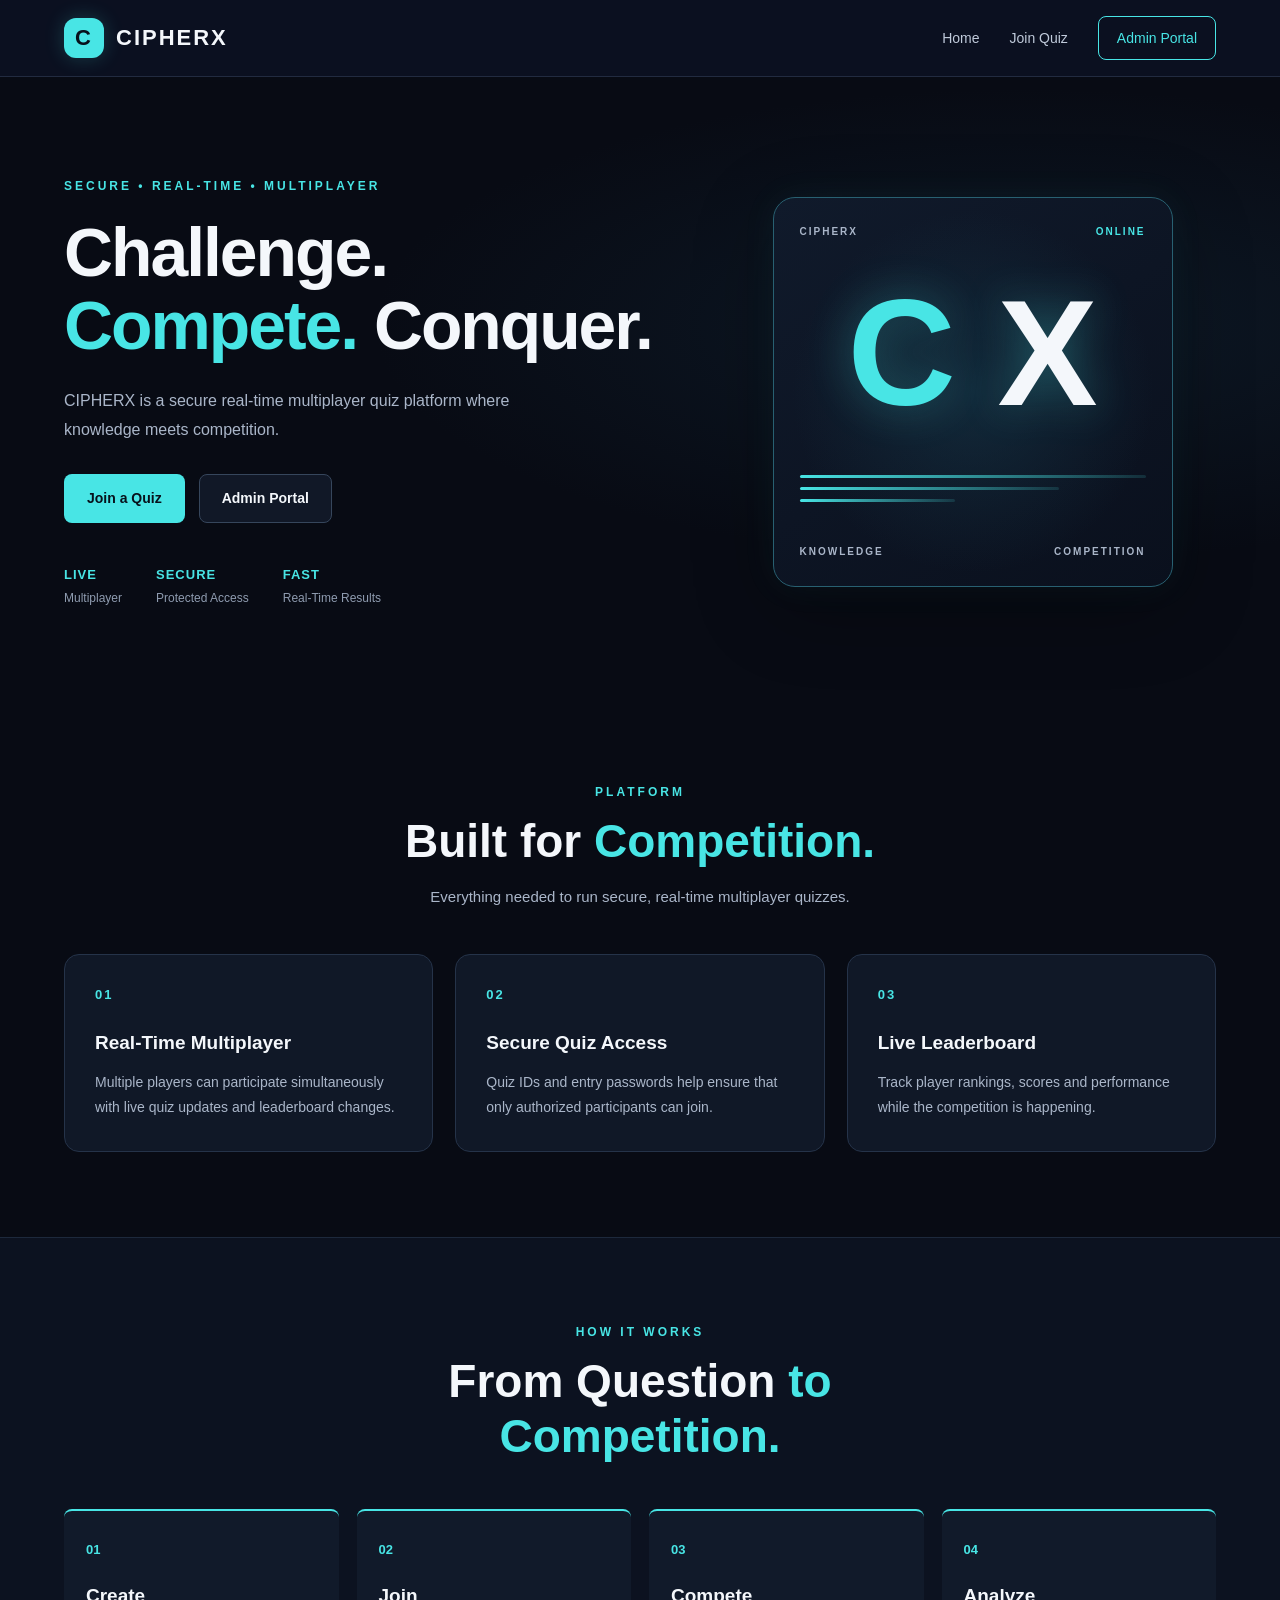
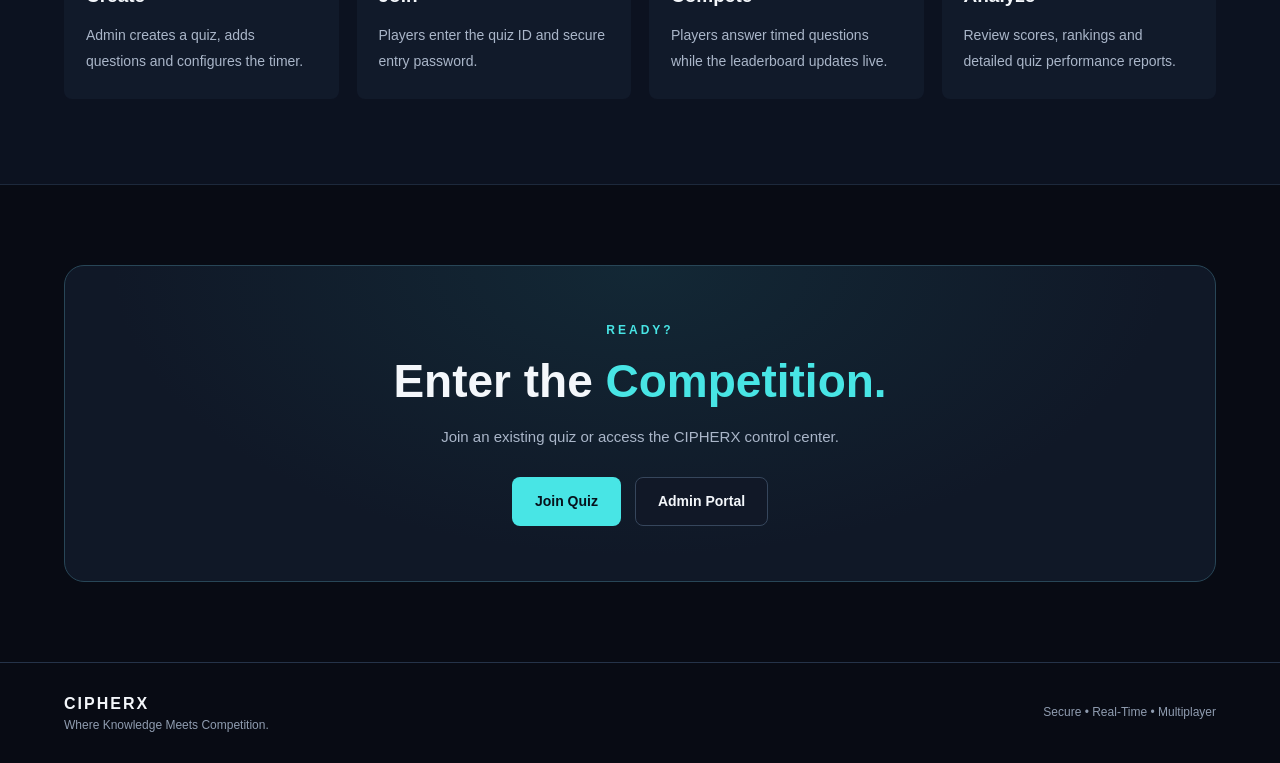
<file: frontend/index.html>
<!DOCTYPE html>
<html lang="en">

<head>
    <meta charset="UTF-8">
    <meta name="viewport" content="width=device-width, initial-scale=1.0">

    <title>CIPHERX | Where Knowledge Meets Competition</title>

    <link rel="stylesheet" href="css/main.css">
    <link rel="stylesheet" href="css/responsive.css">
</head>

<body>

    <!-- NAVBAR -->
    <header class="navbar">
        <div class="container navbar-inner">

            <a href="index.html" class="logo">
                <span class="logo-mark">C</span>
                <span class="logo-text">CIPHERX</span>
            </a>

            <nav class="nav-links">
                <a href="index.html">Home</a>
                <a href="player/join.html">Join Quiz</a>

                <!-- CORRECT ADMIN PATH -->
                <a href="admin/login.html" class="nav-admin">
                    Admin Portal
                </a>
            </nav>

        </div>
    </header>


    <!-- HERO -->
    <main>

        <section class="hero-section">
            <div class="container hero-grid">

                <div class="hero-content">

                    <p class="eyebrow">
                        SECURE • REAL-TIME • MULTIPLAYER
                    </p>

                    <h1>
                        Challenge.
                        <span>Compete.</span>
                        Conquer.
                    </h1>

                    <p class="hero-description">
                        CIPHERX is a secure real-time multiplayer
                        quiz platform where knowledge meets
                        competition.
                    </p>

                    <div class="hero-actions">

                        <a href="player/join.html"
                           class="btn primary">
                            Join a Quiz
                        </a>

                        <!-- CORRECT PATH -->
                        <a href="admin/login.html"
                           class="btn secondary">
                            Admin Portal
                        </a>

                    </div>

                    <div class="hero-meta">

                        <div>
                            <strong>LIVE</strong>
                            <span>Multiplayer</span>
                        </div>

                        <div>
                            <strong>SECURE</strong>
                            <span>Protected Access</span>
                        </div>

                        <div>
                            <strong>FAST</strong>
                            <span>Real-Time Results</span>
                        </div>

                    </div>

                </div>


                <!-- CIPHERX VISUAL -->
                <div class="hero-visual">

                    <div class="cyber-card">

                        <div class="cyber-card-top">
                            <span>CIPHERX</span>
                            <span>ONLINE</span>
                        </div>

                        <div class="cipher-symbol">
                            C
                            <span>X</span>
                        </div>

                        <div class="cyber-lines">
                            <span></span>
                            <span></span>
                            <span></span>
                        </div>

                        <div class="cyber-card-bottom">
                            <span>KNOWLEDGE</span>
                            <span>COMPETITION</span>
                        </div>

                    </div>

                </div>

            </div>
        </section>


        <!-- FEATURES -->
        <section class="section">

            <div class="container">

                <div class="section-heading">

                    <p class="eyebrow">
                        PLATFORM
                    </p>

                    <h2>
                        Built for
                        <span>Competition.</span>
                    </h2>

                    <p>
                        Everything needed to run secure,
                        real-time multiplayer quizzes.
                    </p>

                </div>


                <div class="feature-grid">

                    <article class="card">

                        <div class="card-number">
                            01
                        </div>

                        <h3>
                            Real-Time Multiplayer
                        </h3>

                        <p>
                            Multiple players can participate
                            simultaneously with live quiz
                            updates and leaderboard changes.
                        </p>

                    </article>


                    <article class="card">

                        <div class="card-number">
                            02
                        </div>

                        <h3>
                            Secure Quiz Access
                        </h3>

                        <p>
                            Quiz IDs and entry passwords help
                            ensure that only authorized
                            participants can join.
                        </p>

                    </article>


                    <article class="card">

                        <div class="card-number">
                            03
                        </div>

                        <h3>
                            Live Leaderboard
                        </h3>

                        <p>
                            Track player rankings, scores and
                            performance while the competition
                            is happening.
                        </p>

                    </article>

                </div>

            </div>

        </section>


        <!-- HOW IT WORKS -->
        <section class="section section-dark">

            <div class="container">

                <div class="section-heading">

                    <p class="eyebrow">
                        HOW IT WORKS
                    </p>

                    <h2>
                        From Question
                        <span>to Competition.</span>
                    </h2>

                </div>


                <div class="steps-grid">

                    <div class="step-card">

                        <span>01</span>

                        <h3>
                            Create
                        </h3>

                        <p>
                            Admin creates a quiz, adds questions
                            and configures the timer.
                        </p>

                    </div>


                    <div class="step-card">

                        <span>02</span>

                        <h3>
                            Join
                        </h3>

                        <p>
                            Players enter the quiz ID and secure
                            entry password.
                        </p>

                    </div>


                    <div class="step-card">

                        <span>03</span>

                        <h3>
                            Compete
                        </h3>

                        <p>
                            Players answer timed questions while
                            the leaderboard updates live.
                        </p>

                    </div>


                    <div class="step-card">

                        <span>04</span>

                        <h3>
                            Analyze
                        </h3>

                        <p>
                            Review scores, rankings and detailed
                            quiz performance reports.
                        </p>

                    </div>

                </div>

            </div>

        </section>


        <!-- CTA -->
        <section class="cta-section">

            <div class="container">

                <div class="cta-card">

                    <p class="eyebrow">
                        READY?
                    </p>

                    <h2>
                        Enter the
                        <span>Competition.</span>
                    </h2>

                    <p>
                        Join an existing quiz or access the
                        CIPHERX control center.
                    </p>

                    <div class="hero-actions">

                        <a href="player/join.html"
                           class="btn primary">
                            Join Quiz
                        </a>

                        <a href="admin/login.html"
                           class="btn secondary">
                            Admin Portal
                        </a>

                    </div>

                </div>

            </div>

        </section>

    </main>


    <!-- FOOTER -->
    <footer class="footer">

        <div class="container footer-inner">

            <div>
                <strong>CIPHERX</strong>
                <p>
                    Where Knowledge Meets Competition.
                </p>
            </div>

            <div>
                <span>
                    Secure • Real-Time • Multiplayer
                </span>
            </div>

        </div>

    </footer>

</body>

</html>
</file>
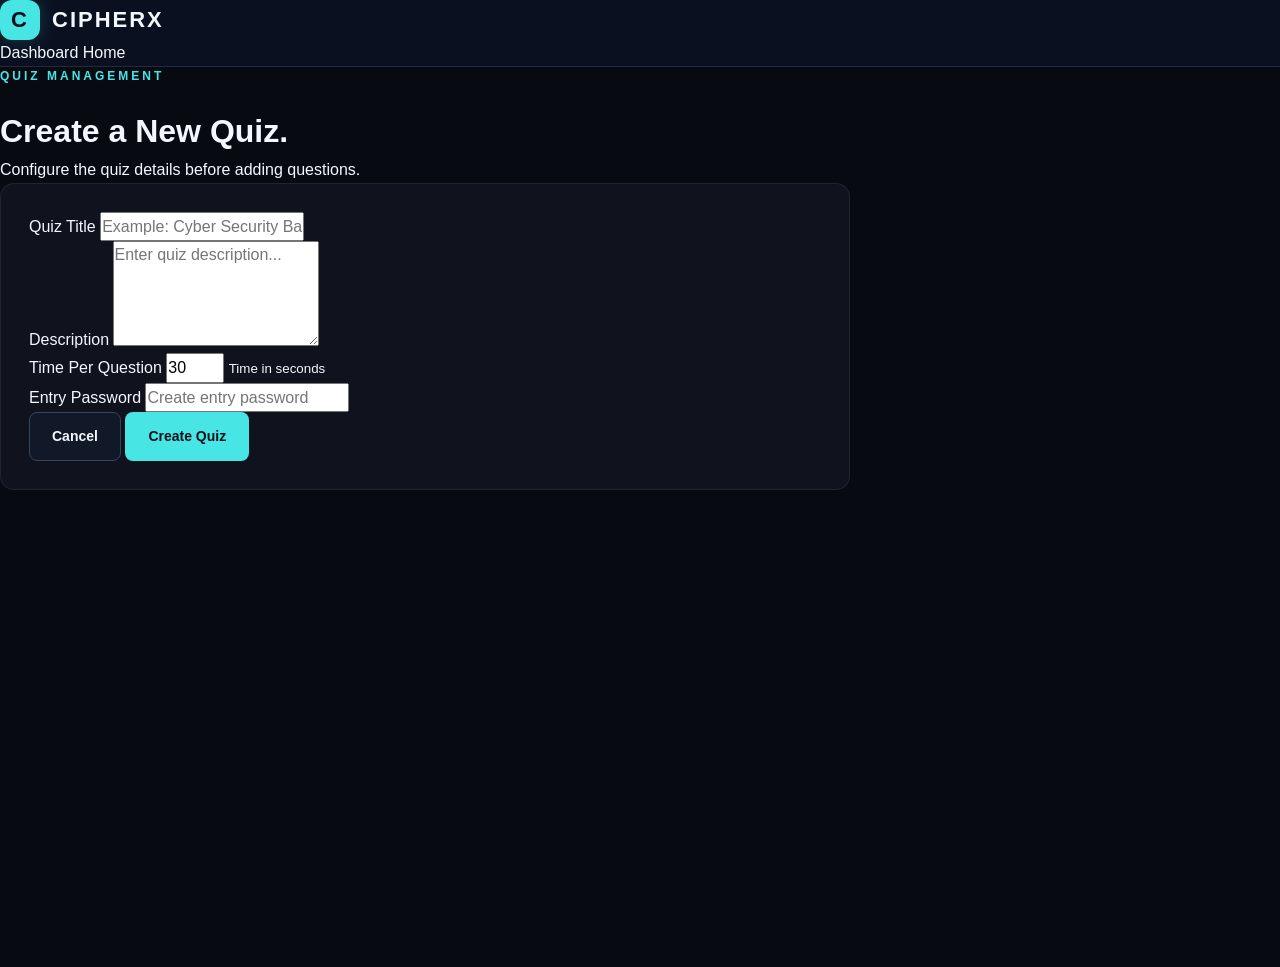
<file: frontend/admin/create-quiz.html>
<!DOCTYPE html>
<html lang="en">
<head>
    <meta charset="UTF-8">
    <meta name="viewport"
          content="width=device-width, initial-scale=1.0">

    <title>CIPHERX | Create Quiz</title>

    <link rel="stylesheet" href="../css/main.css">
    <link rel="stylesheet" href="../css/admin.css">
</head>

<body>

<header class="navbar">

    <div class="logo">
        <span class="logo-mark">C</span>
        <span>CIPHERX</span>
    </div>

    <nav>
        <a href="dashboard.html">Dashboard</a>
        <a href="../index.html">Home</a>
    </nav>

</header>

<main class="admin-page">

    <div class="form-page-header">

        <p class="eyebrow">QUIZ MANAGEMENT</p>

        <h1>
            Create a
            <span>New Quiz.</span>
        </h1>

        <p>
            Configure the quiz details before adding questions.
        </p>

    </div>

    <section class="admin-form-card">

        <form id="createQuizForm">

            <div class="form-group">

                <label for="quizTitle">
                    Quiz Title
                </label>

                <input
                    type="text"
                    id="quizTitle"
                    placeholder="Example: Cyber Security Basics"
                    required
                >

            </div>

            <div class="form-group">

                <label for="quizDescription">
                    Description
                </label>

                <textarea
                    id="quizDescription"
                    rows="4"
                    placeholder="Enter quiz description..."
                ></textarea>

            </div>

            <div class="form-grid">

                <div class="form-group">

                    <label for="timePerQuestion">
                        Time Per Question
                    </label>

                    <input
                        type="number"
                        id="timePerQuestion"
                        min="5"
                        max="300"
                        value="30"
                        required
                    >

                    <small>
                        Time in seconds
                    </small>

                </div>

                <div class="form-group">

                    <label for="entryPassword">
                        Entry Password
                    </label>

                    <input
                        type="password"
                        id="entryPassword"
                        placeholder="Create entry password"
                        required
                    >

                </div>

            </div>

            <div class="form-actions">

                <a href="dashboard.html"
                   class="btn secondary">
                    Cancel
                </a>

                <button
                    type="submit"
                    class="btn primary">
                    Create Quiz
                </button>

            </div>

            <p id="createQuizMessage"
               class="form-message">
            </p>

        </form>

    </section>

</main>

<script src="../js/admin.js"></script>

</body>
</html>
</file>
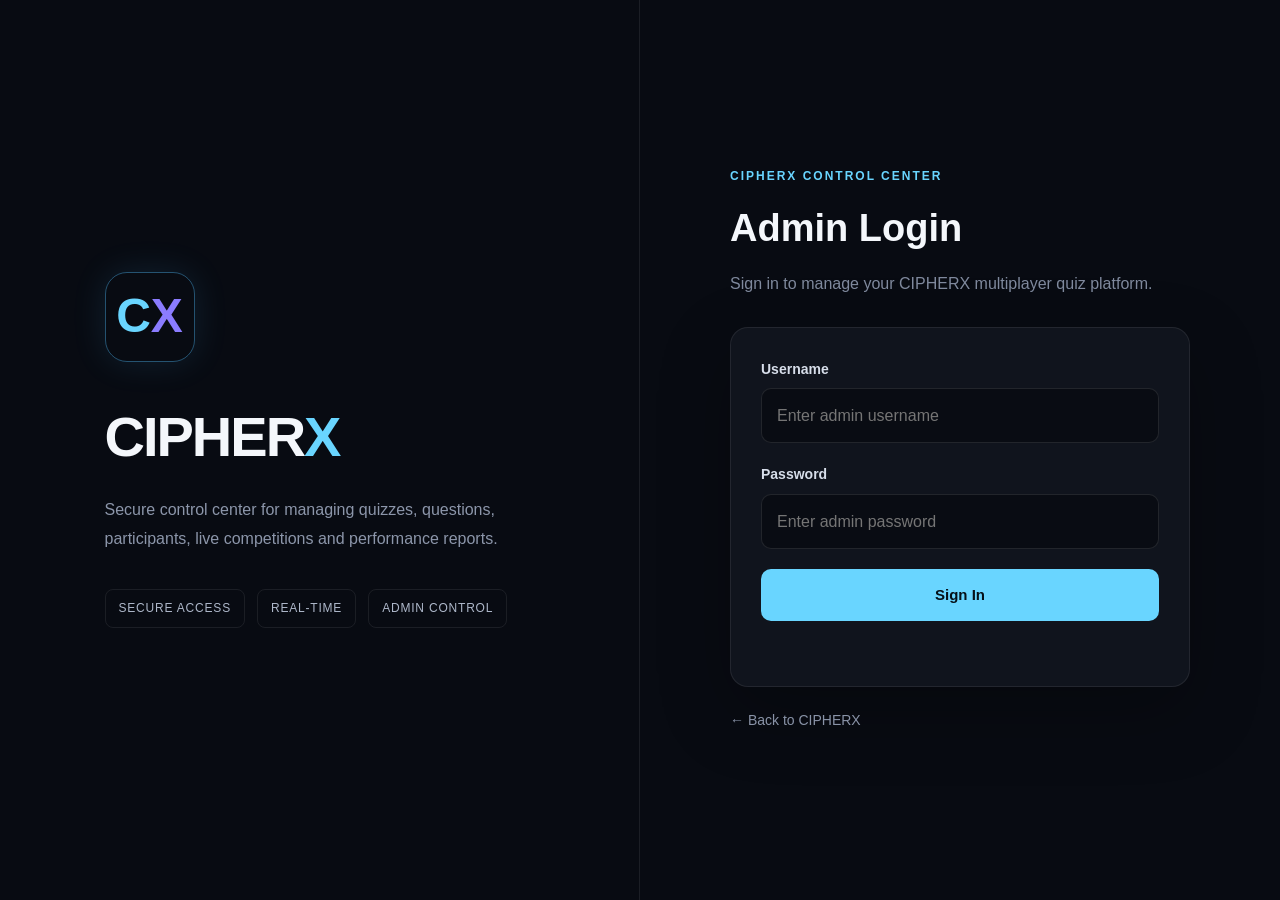
<file: frontend/admin/dashboard.html>
<!DOCTYPE html>
<html lang="en">
<head>
    <meta charset="UTF-8">
    <meta name="viewport" content="width=device-width, initial-scale=1.0">

    <title>CIPHERX | Admin Dashboard</title>

    <link rel="stylesheet" href="../css/main.css">
    <link rel="stylesheet" href="../css/admin.css">

    <style>
        .quiz-list {
            margin-top: 25px;
            display: grid;
            gap: 16px;
        }

        .quiz-card {
            background: #11151d;
            border: 1px solid #263241;
            border-radius: 14px;
            padding: 24px;
            display: flex;
            justify-content: space-between;
            align-items: center;
            gap: 20px;
        }

        .quiz-info h3 {
            margin: 0 0 10px;
            font-size: 22px;
        }

        .quiz-info p {
            margin: 6px 0;
            color: #9ba7b8;
        }

        .quiz-code {
            color: #63d9ff !important;
            font-weight: 700;
            letter-spacing: 1px;
        }

        .quiz-status {
            display: inline-block;
            margin-top: 10px;
            padding: 6px 12px;
            border-radius: 20px;
            font-size: 12px;
            font-weight: 700;
        }

        .status-active {
            background: rgba(34, 197, 94, 0.12);
            color: #72e6a5;
            border: 1px solid rgba(34, 197, 94, 0.35);
        }

        .status-inactive {
            background: rgba(148, 163, 184, 0.10);
            color: #aab4c3;
            border: 1px solid #303947;
        }

        .quiz-actions {
            display: flex;
            gap: 10px;
            flex-wrap: wrap;
        }

        .dashboard-message {
            padding: 20px;
            border: 1px dashed #303947;
            border-radius: 14px;
            color: #9ba7b8;
            margin-top: 20px;
        }

        .stats-grid {
            display: grid;
            grid-template-columns: repeat(4, 1fr);
            gap: 18px;
            margin: 35px 0 55px;
        }

        .stat-card {
            background: #11151d;
            border: 1px solid #263241;
            border-radius: 14px;
            padding: 24px;
        }

        .stat-label {
            color: #9ba7b8;
            font-size: 14px;
            margin-bottom: 10px;
        }

        .stat-value {
            font-size: 32px;
            font-weight: 800;
            color: #ffffff;
        }

        @media (max-width: 900px) {
            .stats-grid {
                grid-template-columns: repeat(2, 1fr);
            }

            .quiz-card {
                flex-direction: column;
                align-items: flex-start;
            }
        }

        @media (max-width: 600px) {
            .stats-grid {
                grid-template-columns: 1fr;
            }
        }
    </style>
</head>

<body>

<header class="navbar">
    <div class="container navbar-inner">

        <a href="../index.html" class="logo">
            <span class="logo-mark">C</span>
            <span class="logo-text">CIPHERX</span>
        </a>

        <nav class="nav-links">
            <a href="../index.html">Home</a>
            <a href="dashboard.html">Dashboard</a>

            <a href="#" onclick="logoutAdmin(); return false;">
                Logout
            </a>
        </nav>

    </div>
</header>


<main class="admin-page">

    <div class="form-page-header">

        <p class="eyebrow">
            ADMIN CONTROL CENTER
        </p>

        <h1>
            Manage the <span>Competition.</span>
        </h1>

        <p>
            Create quizzes, manage questions,
            start live sessions and monitor competition.
        </p>

        <div style="margin-top:25px;">
            <a href="create-quiz.html"
               class="btn primary">
                + Create Quiz
            </a>
        </div>

    </div>


    <!-- STATISTICS -->

    <section class="stats-grid">

        <div class="stat-card">
            <div class="stat-label">
                TOTAL QUIZZES
            </div>

            <div class="stat-value"
                 id="totalQuizzes">
                0
            </div>
        </div>


        <div class="stat-card">
            <div class="stat-label">
                ACTIVE QUIZZES
            </div>

            <div class="stat-value"
                 id="activeQuizzes">
                0
            </div>
        </div>


        <div class="stat-card">
            <div class="stat-label">
                TOTAL PARTICIPANTS
            </div>

            <div class="stat-value">
                0
            </div>
        </div>


        <div class="stat-card">
            <div class="stat-label">
                COMPLETED QUIZZES
            </div>

            <div class="stat-value">
                0
            </div>
        </div>

    </section>


    <!-- QUIZ MANAGEMENT -->

    <section>

        <div class="section-heading">

            <p class="eyebrow">
                QUIZ MANAGEMENT
            </p>

            <h2>
                Your <span>Quizzes.</span>
            </h2>

            <p>
                Manage your CIPHERX quiz sessions.
            </p>

        </div>


        <div id="quizLoading"
             class="dashboard-message">

            Loading quizzes...

        </div>


        <div id="quizList"
             class="quiz-list">
        </div>

    </section>

</main>


<script>

const API_BASE_URL = "http://localhost:8080";


function getToken() {

    return sessionStorage.getItem(
        "cipherxToken"
    );
}


function getHeaders() {

    const token = getToken();

    return {
        "Content-Type": "application/json",
        "Authorization": "Bearer " + token
    };
}


/* LOAD QUIZZES */

async function loadQuizzes() {

    const token = getToken();

    if (!token) {

        window.location.href =
            "login.html";

        return;
    }


    const loading =
        document.getElementById(
            "quizLoading"
        );

    const quizList =
        document.getElementById(
            "quizList"
        );


    try {

        const response =
            await fetch(
                API_BASE_URL +
                "/api/quizzes",
                {
                    method: "GET",
                    headers: getHeaders()
                }
            );


        if (response.status === 401) {

            sessionStorage.clear();

            window.location.href =
                "login.html";

            return;
        }


        if (!response.ok) {

            throw new Error(
                "Failed to load quizzes"
            );
        }


        const data =
            await response.json();


        /*
         * Spring may return:
         *
         * [
         *   {...},
         *   {...}
         * ]
         *
         * or a Page-like object.
         */

        const quizzes =
            Array.isArray(data)
                ? data
                : data.value || [];


        document.getElementById(
            "totalQuizzes"
        ).textContent =
            quizzes.length;


        const activeCount =
            quizzes.filter(
                quiz => quiz.active === true
            ).length;


        document.getElementById(
            "activeQuizzes"
        ).textContent =
            activeCount;


        loading.style.display =
            "none";


        quizList.innerHTML = "";


        if (quizzes.length === 0) {

            loading.style.display =
                "block";

            loading.textContent =
                "No quizzes found.";

            return;
        }


        quizzes.forEach(
            function (quiz) {

                const card =
                    document.createElement(
                        "div"
                    );

                card.className =
                    "quiz-card";


                const statusClass =
                    quiz.active
                        ? "status-active"
                        : "status-inactive";


                const statusText =
                    quiz.active
                        ? "ACTIVE"
                        : "INACTIVE";


                card.innerHTML = `

                    <div class="quiz-info">

                        <h3>
                            ${escapeHTML(
                                quiz.title
                            )}
                        </h3>

                        <p>
                            Quiz ID:
                            <strong>
                                ${quiz.quizId}
                            </strong>
                        </p>

                        <p class="quiz-code">
                            Quiz Code:
                            ${escapeHTML(
                                quiz.quizCode
                            )}
                        </p>

                        <p>
                            Time:
                            ${quiz.timePerQuestion}
                            seconds / question
                        </p>

                        <span class="quiz-status ${statusClass}">
                            ${statusText}
                        </span>

                    </div>


                    <div class="quiz-actions">

                        <button
                            class="btn secondary"
                            onclick="manageQuestions(${quiz.quizId})">

                            Questions

                        </button>


                        ${
                            quiz.active

                            ? `

                                <button
                                    class="btn secondary"
                                    onclick="stopQuiz(${quiz.quizId})">

                                    Stop Quiz

                                </button>

                              `

                            : `

                                <button
                                    class="btn primary"
                                    onclick="startQuiz(${quiz.quizId})">

                                    Start Quiz

                                </button>

                              `
                        }

                    </div>
                `;


                quizList.appendChild(
                    card
                );

            }
        );


    } catch (error) {

        console.error(
            "Dashboard error:",
            error
        );


        loading.style.display =
            "block";

        loading.textContent =
            "Unable to load quizzes. Check that CIPHERX backend is running.";

    }

}


/* START QUIZ */

async function startQuiz(
    quizId
) {

    try {

        const response =
            await fetch(
                API_BASE_URL +
                "/api/quizzes/" +
                quizId +
                "/start",
                {
                    method: "PATCH",
                    headers: getHeaders()
                }
            );


        if (response.status === 401) {

            sessionStorage.clear();

            window.location.href =
                "login.html";

            return;
        }


        if (!response.ok) {

            throw new Error(
                "Unable to start quiz"
            );
        }


        alert(
            "Quiz started successfully!"
        );


        loadQuizzes();


    } catch (error) {

        console.error(error);

        alert(
            "Failed to start quiz."
        );

    }

}


/* STOP QUIZ */

async function stopQuiz(
    quizId
) {

    try {

        const response =
            await fetch(
                API_BASE_URL +
                "/api/quizzes/" +
                quizId +
                "/stop",
                {
                    method: "PATCH",
                    headers: getHeaders()
                }
            );


        if (!response.ok) {

            throw new Error(
                "Unable to stop quiz"
            );
        }


        loadQuizzes();


    } catch (error) {

        console.error(error);

        alert(
            "Failed to stop quiz."
        );

    }

}


/* QUESTIONS */

function manageQuestions(
    quizId
) {

    window.location.href =
        "questions.html?quizId=" +
        quizId;

}


/* LOGOUT */

async function logoutAdmin() {

    const token =
        getToken();


    if (token) {

        try {

            await fetch(
                API_BASE_URL +
                "/api/auth/logout",
                {
                    method: "POST",
                    headers: {
                        "Authorization":
                            "Bearer " +
                            token
                    }
                }
            );

        } catch (error) {

            console.log(
                "Logout request failed"
            );

        }

    }


    sessionStorage.clear();

    window.location.href =
        "login.html";

}


/* HTML SAFETY */

function escapeHTML(
    value
) {

    return String(value ?? "")
        .replace(
            /&/g,
            "&amp;"
        )
        .replace(
            /</g,
            "&lt;"
        )
        .replace(
            />/g,
            "&gt;"
        )
        .replace(
            /"/g,
            "&quot;"
        )
        .replace(
            /'/g,
            "&#039;"
        );

}


/* LOAD ON PAGE OPEN */

loadQuizzes();

</script>

</body>
</html>
</file>
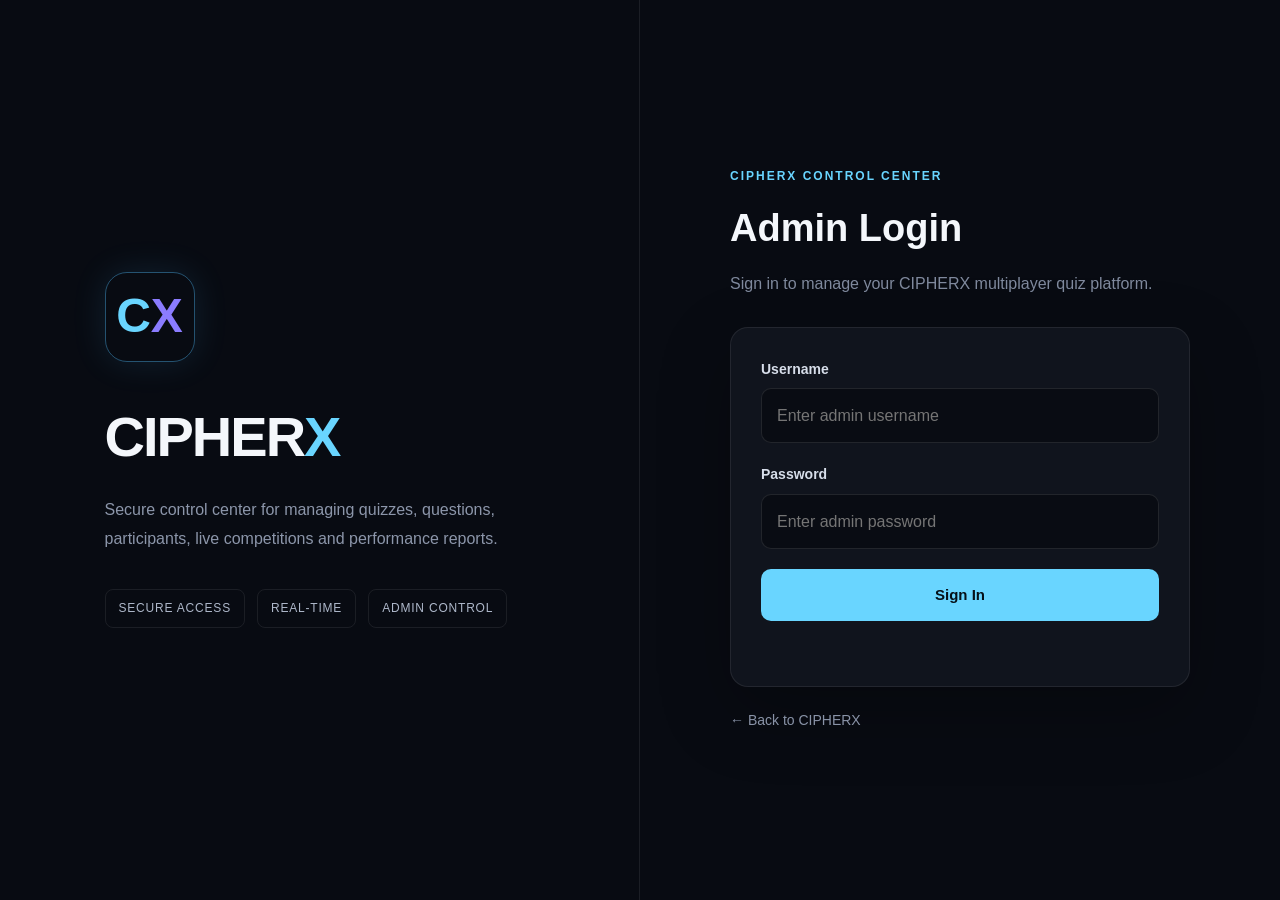
<file: frontend/admin/login.html>
<!DOCTYPE html>
<html lang="en">

<head>

    <meta charset="UTF-8">

    <meta name="viewport"
          content="width=device-width, initial-scale=1.0">

    <title>CIPHERX | Admin Login</title>

    <link rel="stylesheet"
          href="../css/main.css">

    <link rel="stylesheet"
          href="../css/admin.css">

    <style>

        .login-page {
            min-height: 100vh;
            display: grid;
            grid-template-columns: 1fr 1fr;
            background: #080b12;
        }

        .login-brand {
            display: flex;
            align-items: center;
            justify-content: center;
            padding: 60px;
            border-right: 1px solid rgba(255,255,255,0.08);
        }

        .login-brand-inner {
            max-width: 500px;
        }

        .login-symbol {
            width: 90px;
            height: 90px;
            border: 1px solid rgba(80,190,255,0.4);
            border-radius: 22px;
            display: flex;
            align-items: center;
            justify-content: center;
            font-size: 48px;
            font-weight: 800;
            color: #69d5ff;
            margin-bottom: 30px;
            box-shadow:
                0 0 35px rgba(80,190,255,0.12);
        }

        .login-brand h1 {
            font-size: 56px;
            margin: 0 0 15px;
            letter-spacing: -2px;
        }

        .login-brand h1 span {
            color: #69d5ff;
        }

        .login-brand p {
            color: #8c96aa;
            line-height: 1.8;
            max-width: 430px;
        }

        .login-status {
            display: flex;
            gap: 12px;
            margin-top: 35px;
            flex-wrap: wrap;
        }

        .login-status span {
            padding: 9px 13px;
            border: 1px solid rgba(255,255,255,0.08);
            border-radius: 8px;
            color: #aeb8ca;
            font-size: 12px;
            letter-spacing: 0.8px;
        }

        .login-panel {
            display: flex;
            align-items: center;
            justify-content: center;
            padding: 40px;
        }

        .login-box {
            width: 100%;
            max-width: 460px;
        }

        .login-eyebrow {
            color: #69d5ff;
            font-size: 12px;
            font-weight: 700;
            letter-spacing: 2px;
            margin-bottom: 12px;
        }

        .login-box h2 {
            margin: 0;
            font-size: 38px;
        }

        .login-subtitle {
            color: #7f899d;
            margin: 12px 0 30px;
            line-height: 1.6;
        }

        .login-card {
            background: #10141d;
            border: 1px solid rgba(255,255,255,0.08);
            border-radius: 18px;
            padding: 30px;
            box-shadow: 0 25px 70px rgba(0,0,0,0.25);
        }

        .login-card label {
            display: block;
            margin-bottom: 8px;
            color: #d7deea;
            font-size: 14px;
            font-weight: 600;
        }

        .login-card input {
            width: 100%;
            box-sizing: border-box;
            margin-bottom: 20px;
            padding: 14px 15px;
            background: #090c13;
            border: 1px solid rgba(255,255,255,0.1);
            border-radius: 10px;
            color: white;
            outline: none;
        }

        .login-card input:focus {
            border-color: #69d5ff;
            box-shadow: 0 0 0 3px rgba(105,213,255,0.08);
        }

        .login-button {
            width: 100%;
            border: none;
            cursor: pointer;
            padding: 14px;
            border-radius: 10px;
            background: #69d5ff;
            color: #061018;
            font-size: 15px;
            font-weight: 800;
            transition: 0.2s ease;
        }

        .login-button:hover {
            transform: translateY(-1px);
            box-shadow: 0 10px 30px rgba(105,213,255,0.18);
        }

        #loginMessage {
            min-height: 20px;
            margin: 15px 0 0;
            font-size: 13px;
            text-align: center;
        }

        .back-home {
            display: inline-block;
            margin-top: 22px;
            color: #8993a7;
            text-decoration: none;
            font-size: 14px;
        }

        .back-home:hover {
            color: #69d5ff;
        }

        @media (max-width: 850px) {

            .login-page {
                grid-template-columns: 1fr;
            }

            .login-brand {
                display: none;
            }

            .login-panel {
                min-height: 100vh;
                padding: 25px;
            }

        }

    </style>

</head>


<body>

    <div class="login-page">

        <!-- BRAND SIDE -->
        <section class="login-brand">

            <div class="login-brand-inner">

                <div class="login-symbol">
                    C<span style="color:#8b7cff;">X</span>
                </div>

                <h1>
                    CIPHER<span>X</span>
                </h1>

                <p>
                    Secure control center for managing
                    quizzes, questions, participants,
                    live competitions and performance
                    reports.
                </p>

                <div class="login-status">
                    <span>SECURE ACCESS</span>
                    <span>REAL-TIME</span>
                    <span>ADMIN CONTROL</span>
                </div>

            </div>

        </section>


        <!-- LOGIN SIDE -->
        <section class="login-panel">

            <div class="login-box">

                <div class="login-eyebrow">
                    CIPHERX CONTROL CENTER
                </div>

                <h2>
                    Admin Login
                </h2>

                <p class="login-subtitle">
                    Sign in to manage your CIPHERX
                    multiplayer quiz platform.
                </p>


                <div class="login-card">

                    <form id="adminLoginForm">

                        <label for="username">
                            Username
                        </label>

                        <input
                            type="text"
                            id="username"
                            name="username"
                            placeholder="Enter admin username"
                            autocomplete="username"
                            required
                        >


                        <label for="password">
                            Password
                        </label>

                        <input
                            type="password"
                            id="password"
                            name="password"
                            placeholder="Enter admin password"
                            autocomplete="current-password"
                            required
                        >


                        <button
                            type="submit"
                            class="login-button">
                            Sign In
                        </button>


                        <p id="loginMessage"></p>

                    </form>

                </div>


                <!-- IMPORTANT:
                     Since login.html is already inside /admin/,
                     going back to index requires ../index.html -->
                <a
                    href="../index.html"
                    class="back-home">
                    ← Back to CIPHERX
                </a>

            </div>

        </section>

    </div>


    <script src="../js/auth.js"></script>

</body>

</html>
</file>
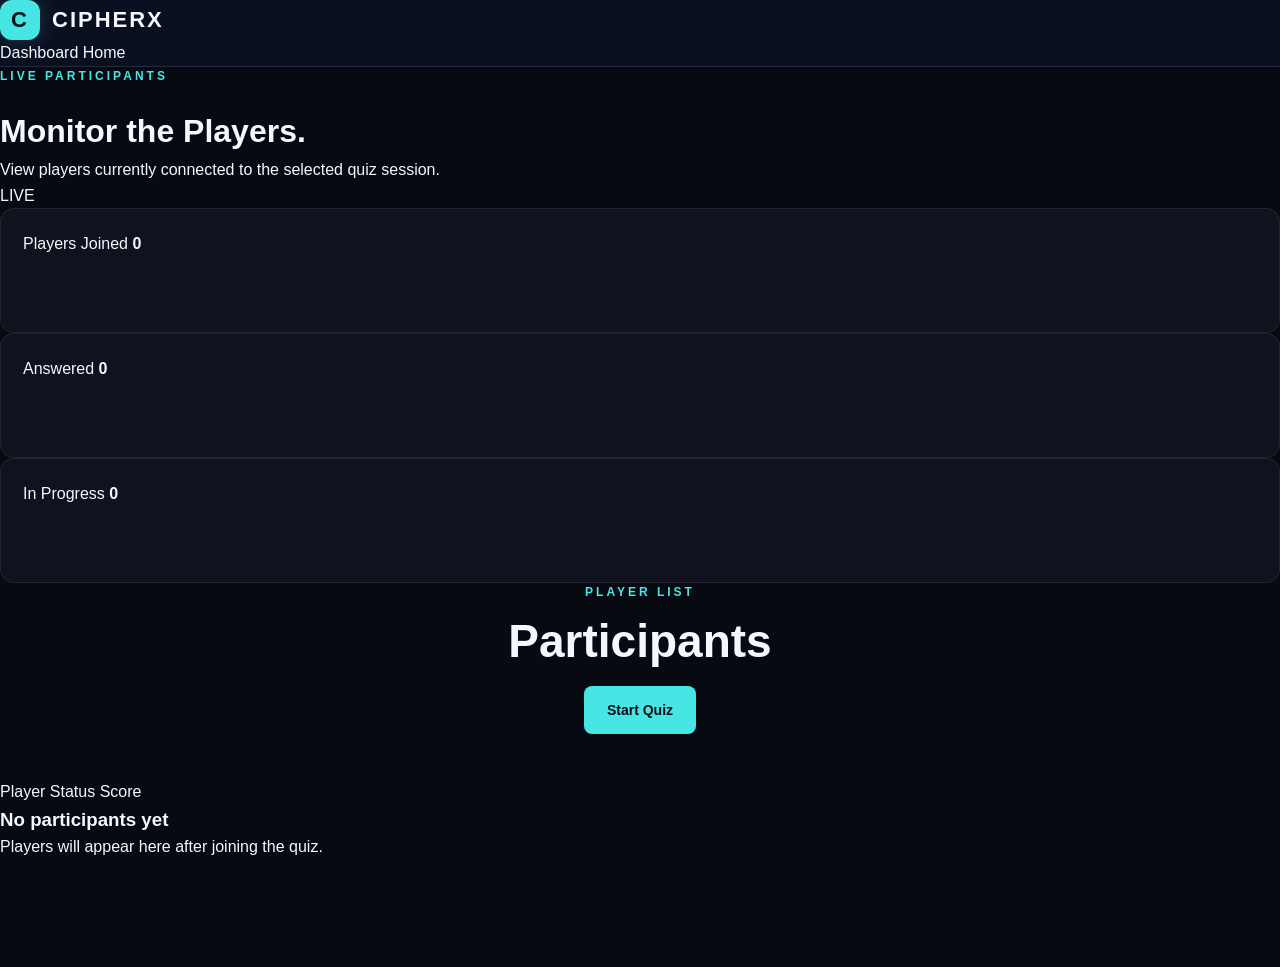
<file: frontend/admin/participants.html>
<!DOCTYPE html>
<html lang="en">
<head>
    <meta charset="UTF-8">
    <meta name="viewport"
          content="width=device-width, initial-scale=1.0">

    <title>CIPHERX | Participants</title>

    <link rel="stylesheet" href="../css/main.css">
    <link rel="stylesheet" href="../css/admin.css">
</head>

<body>

<header class="navbar">

    <div class="logo">
        <span class="logo-mark">C</span>
        <span>CIPHERX</span>
    </div>

    <nav>
        <a href="dashboard.html">Dashboard</a>
        <a href="../index.html">Home</a>
    </nav>

</header>

<main class="admin-page">

    <div class="admin-header">

        <div>

            <p class="eyebrow">
                LIVE PARTICIPANTS
            </p>

            <h1>
                Monitor the
                <span>Players.</span>
            </h1>

            <p class="admin-description">
                View players currently connected to the
                selected quiz session.
            </p>

        </div>

        <div class="live-status">
            <span class="live-dot"></span>
            LIVE
        </div>

    </div>

    <section class="participant-summary">

        <div class="stat-card">

            <span>Players Joined</span>

            <strong id="joinedPlayers">
                0
            </strong>

        </div>

        <div class="stat-card">

            <span>Answered</span>

            <strong id="answeredPlayers">
                0
            </strong>

        </div>

        <div class="stat-card">

            <span>In Progress</span>

            <strong id="activePlayers">
                0
            </strong>

        </div>

    </section>

    <section class="participants-section">

        <div class="section-heading">

            <div>
                <p class="eyebrow">
                    PLAYER LIST
                </p>

                <h2>Participants</h2>
            </div>

            <button
                id="startQuizBtn"
                class="btn primary">
                Start Quiz
            </button>

        </div>

        <div class="participant-table">

            <div class="participant-row header">

                <span>Player</span>
                <span>Status</span>
                <span>Score</span>

            </div>

            <div id="participantsList">

                <div class="empty-state">

                    <h3>No participants yet</h3>

                    <p>
                        Players will appear here after
                        joining the quiz.
                    </p>

                </div>

            </div>

        </div>

    </section>

</main>

<script src="../js/admin.js"></script>

</body>
</html>
</file>
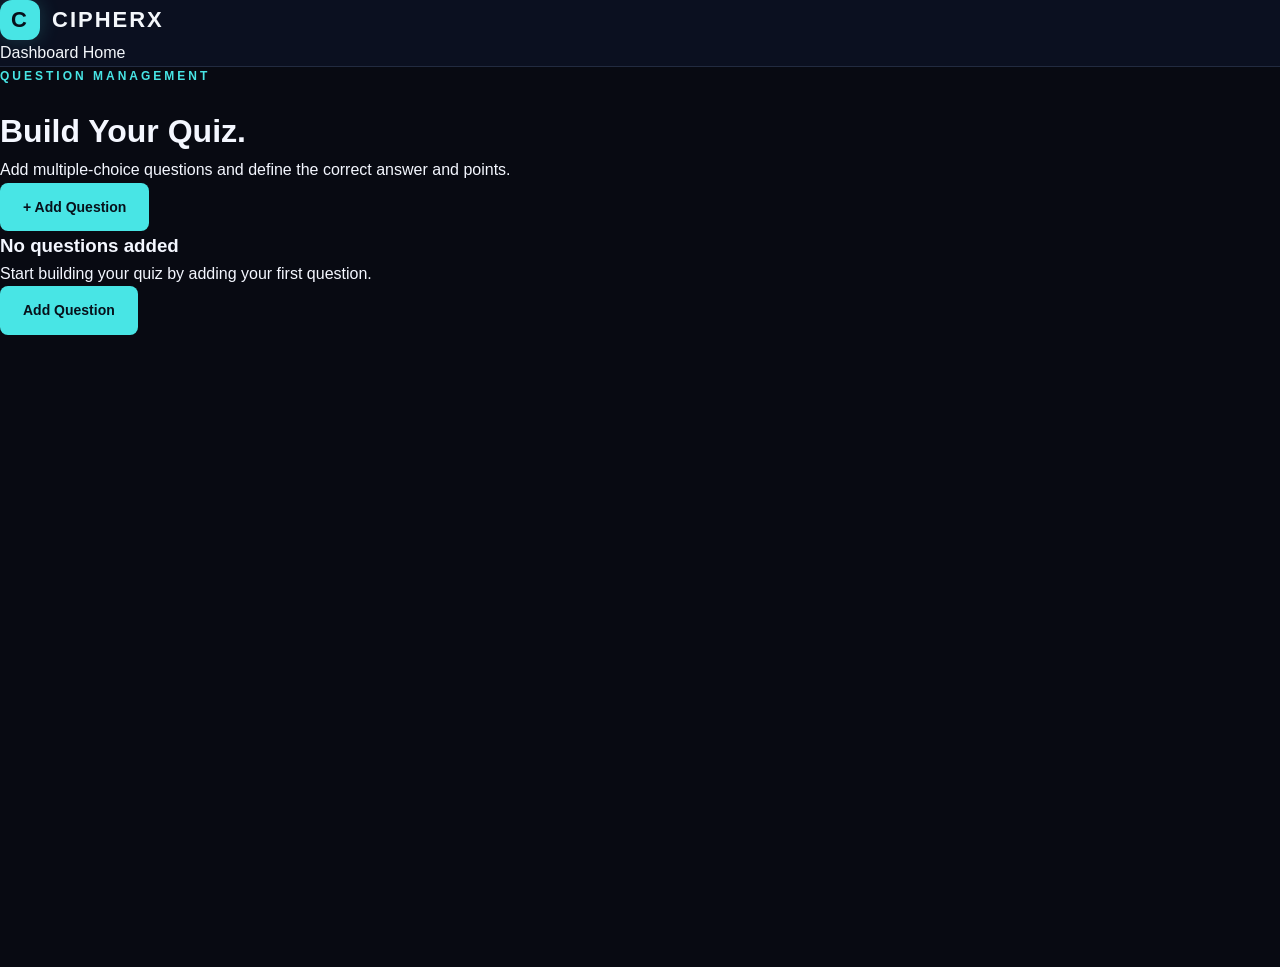
<file: frontend/admin/questions.html>
<!DOCTYPE html>
<html lang="en">
<head>
    <meta charset="UTF-8">
    <meta name="viewport" content="width=device-width, initial-scale=1.0">

    <title>CIPHERX | Questions</title>

    <link rel="stylesheet" href="../css/main.css">
    <link rel="stylesheet" href="../css/admin.css">
</head>

<body>

<header class="navbar">
    <div class="logo">
        <span class="logo-mark">C</span>
        <span>CIPHERX</span>
    </div>

    <nav>
        <a href="dashboard.html">Dashboard</a>
        <a href="../index.html">Home</a>
    </nav>
</header>

<main class="admin-page">

    <div class="admin-header">
        <div>
            <p class="eyebrow">QUESTION MANAGEMENT</p>

            <h1>Build Your <span>Quiz.</span></h1>

            <p class="admin-description">
                Add multiple-choice questions and define
                the correct answer and points.
            </p>
        </div>

        <button
            type="button"
            id="addQuestionBtn"
            class="btn primary">
            + Add Question
        </button>
    </div>

    <section class="question-management">
        <div id="questionsList">
            <div class="empty-state">
                <h3>No questions added</h3>

                <p>
                    Start building your quiz by adding
                    your first question.
                </p>

                <button
                    type="button"
                    id="emptyAddQuestionBtn"
                    class="btn primary">
                    Add Question
                </button>
            </div>
        </div>
    </section>

    <!-- ADD QUESTION MODAL -->
    <div id="questionModal" class="modal hidden">
        <div class="modal-content">

            <div class="modal-header">
                <div>
                    <p class="eyebrow">NEW QUESTION</p>
                    <h2>Add Question</h2>
                </div>

                <button
                    type="button"
                    id="closeQuestionModal"
                    class="close-btn"
                    aria-label="Close">
                    &times;
                </button>
            </div>

            <form id="questionForm">

                <div class="form-group">
                    <label for="questionTextInput">Question</label>

                    <textarea
                        id="questionTextInput"
                        rows="4"
                        placeholder="Enter your question..."
                        required></textarea>
                </div>

                <div class="form-group">
                    <label>Options</label>

                    <input
                        type="text"
                        id="optionA"
                        placeholder="Option A"
                        required>

                    <input
                        type="text"
                        id="optionB"
                        placeholder="Option B"
                        required>

                    <input
                        type="text"
                        id="optionC"
                        placeholder="Option C"
                        required>

                    <input
                        type="text"
                        id="optionD"
                        placeholder="Option D"
                        required>
                </div>

                <div class="form-grid">
                    <div class="form-group">
                        <label for="correctOption">Correct Option</label>

                        <select id="correctOption" required>
                            <option value="0">Option A</option>
                            <option value="1">Option B</option>
                            <option value="2">Option C</option>
                            <option value="3">Option D</option>
                        </select>
                    </div>

                    <div class="form-group">
                        <label for="questionPoints">Points</label>

                        <input
                            type="number"
                            id="questionPoints"
                            min="1"
                            value="10"
                            required>
                    </div>
                </div>

                <div class="form-actions">
                    <button
                        type="button"
                        id="cancelQuestionBtn"
                        class="btn secondary">
                        Cancel
                    </button>

                    <button type="submit" class="btn primary">
                        Add Question
                    </button>
                </div>

            </form>
        </div>
    </div>

</main>

<script src="../js/admin.js"></script>

</body>
</html>
</file>
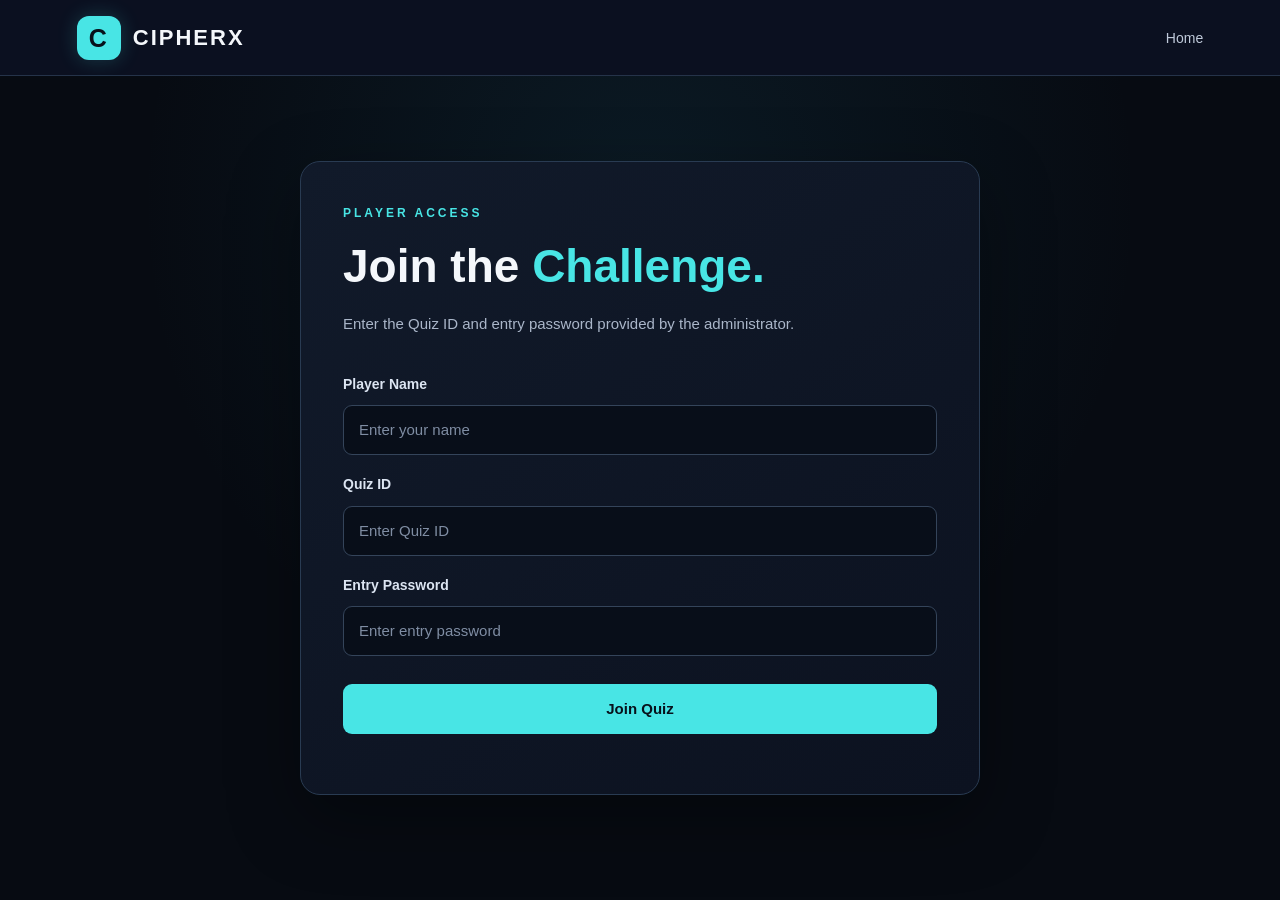
<file: frontend/player/join.html>
<!DOCTYPE html>
<html lang="en">
<head>
    <meta charset="UTF-8">
    <meta name="viewport" content="width=device-width, initial-scale=1.0">
    <title>CIPHERX | Join Quiz</title>
    <link rel="stylesheet" href="../css/main.css">
    <link rel="stylesheet" href="../css/player.css">
</head>

<body>

<header class="navbar">
    <div class="logo">
        <span class="logo-mark">C</span>
        <span>CIPHERX</span>
    </div>

    <nav>
        <a href="../index.html">Home</a>
    </nav>
</header>

<main class="player-page">

    <div class="join-card">

        <p class="eyebrow">PLAYER ACCESS</p>

        <h1>Join the <span>Challenge.</span></h1>

        <p class="form-description">
            Enter the Quiz ID and entry password provided by the administrator.
        </p>

        <form id="joinQuizForm">

            <label for="playerName">Player Name</label>
            <input
                type="text"
                id="playerName"
                placeholder="Enter your name"
                required
            >

            <label for="quizId">Quiz ID</label>
            <input
                type="text"
                id="quizId"
                placeholder="Enter Quiz ID"
                required
            >

            <label for="entryPassword">Entry Password</label>
            <input
                type="password"
                id="entryPassword"
                placeholder="Enter entry password"
                required
            >

            <button type="submit" class="btn primary full-width">
                Join Quiz
            </button>

        </form>

        <p id="joinMessage" class="message"></p>

    </div>

</main>

<script src="../js/player.js"></script>

</body>
</html>
</file>
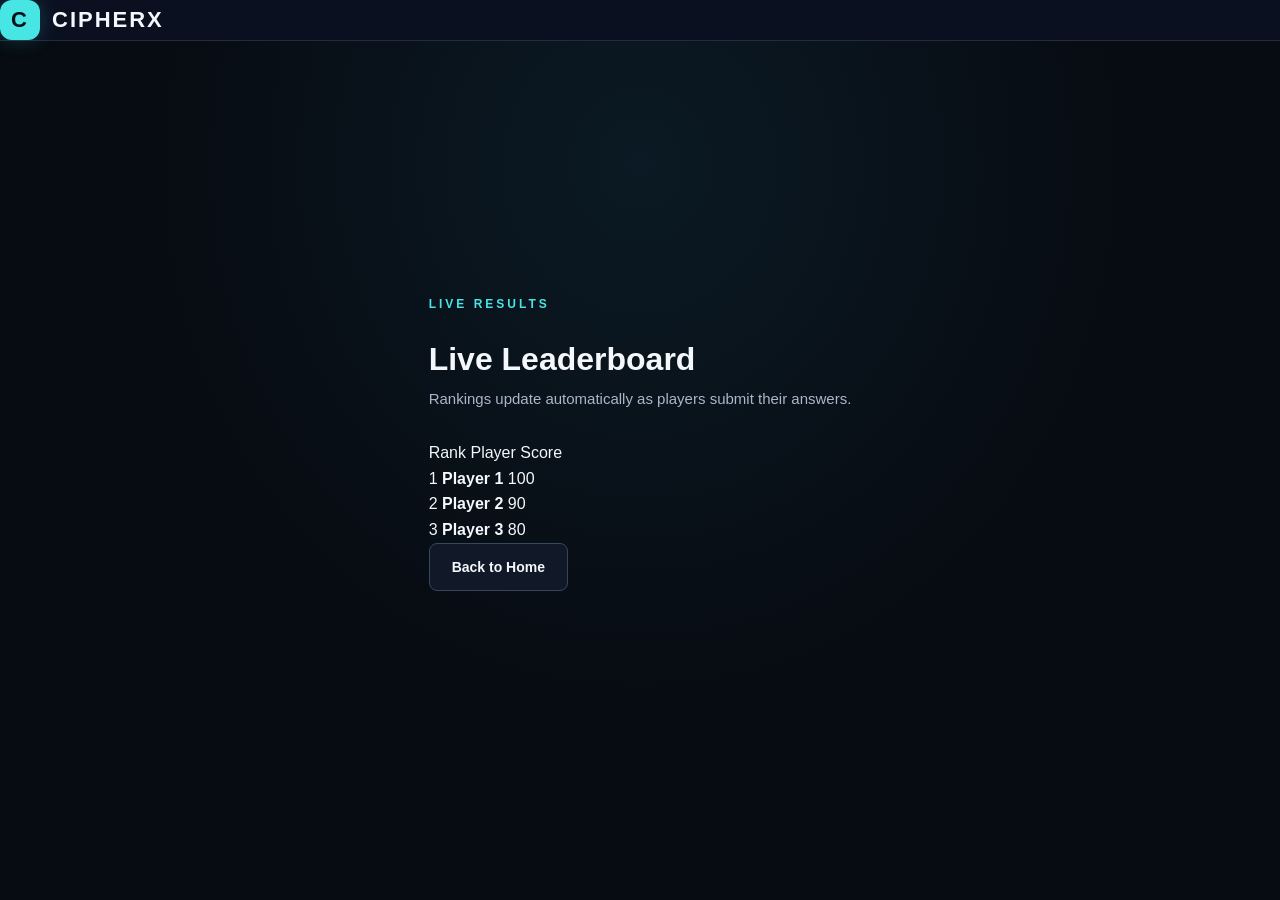
<file: frontend/player/leaderboard.html>
<!DOCTYPE html>
<html lang="en">
<head>
    <meta charset="UTF-8">
    <meta name="viewport" content="width=device-width, initial-scale=1.0">

    <title>CIPHERX | Leaderboard</title>

    <link rel="stylesheet" href="../css/main.css">
    <link rel="stylesheet" href="../css/player.css">
</head>

<body>

<header class="navbar">

    <div class="logo">
        <span class="logo-mark">C</span>
        <span>CIPHERX</span>
    </div>

</header>

<main class="player-page">

    <div class="leaderboard-card">

        <p class="eyebrow">LIVE RESULTS</p>

        <h1>Live <span>Leaderboard</span></h1>

        <p class="form-description">
            Rankings update automatically as players submit their answers.
        </p>

        <div class="leaderboard" id="leaderboard">

            <div class="leaderboard-row header">
                <span>Rank</span>
                <span>Player</span>
                <span>Score</span>
            </div>

            <div class="leaderboard-row">
                <span>1</span>
                <strong>Player 1</strong>
                <span>100</span>
            </div>

            <div class="leaderboard-row">
                <span>2</span>
                <strong>Player 2</strong>
                <span>90</span>
            </div>

            <div class="leaderboard-row">
                <span>3</span>
                <strong>Player 3</strong>
                <span>80</span>
            </div>

        </div>

        <a href="../index.html" class="btn secondary">
            Back to Home
        </a>

    </div>

</main>

<script src="../js/leaderboard.js"></script>

</body>
</html>
</file>
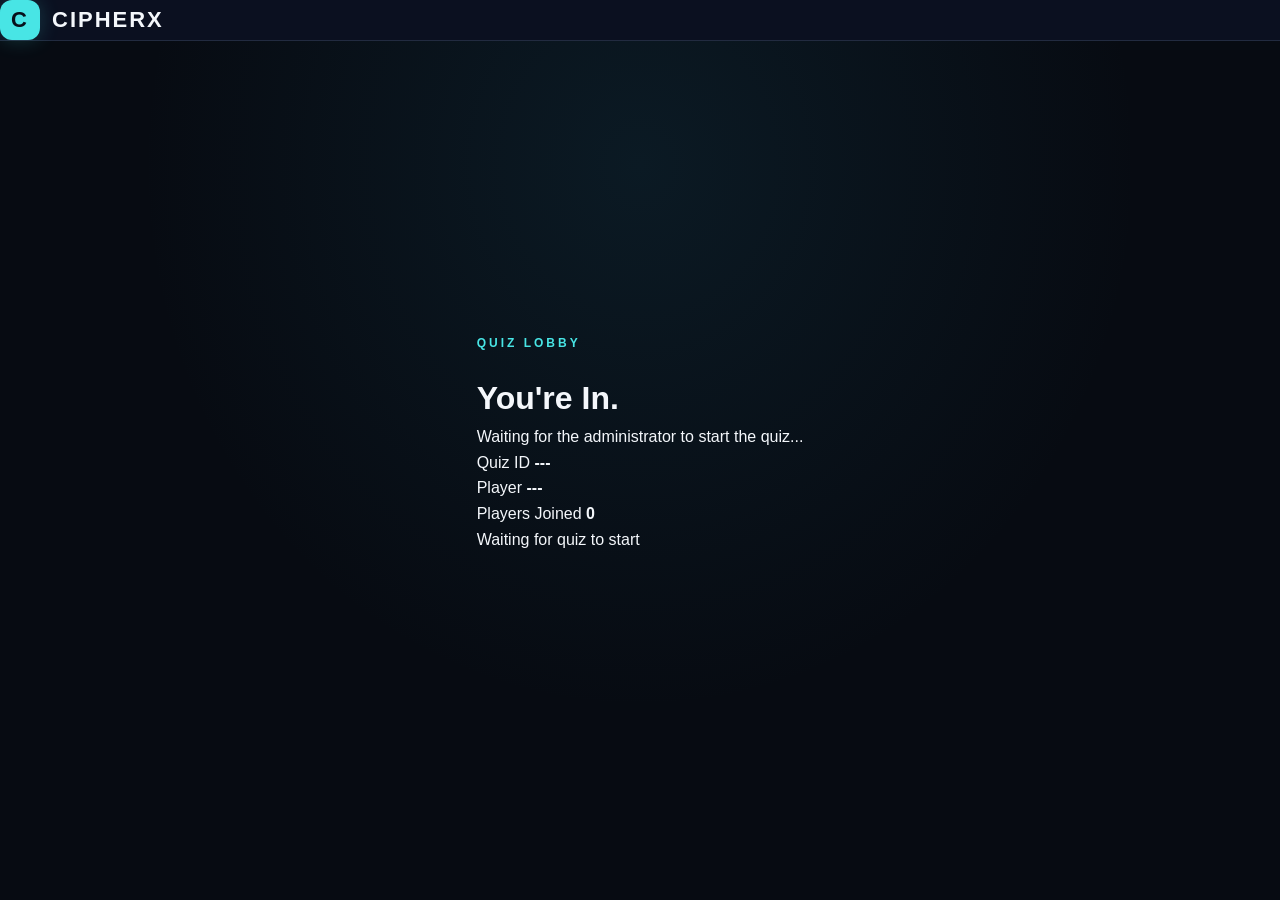
<file: frontend/player/lobby.html>
<!DOCTYPE html>
<html lang="en">
<head>
    <meta charset="UTF-8">
    <meta name="viewport" content="width=device-width, initial-scale=1.0">
    <title>CIPHERX | Lobby</title>
    <link rel="stylesheet" href="../css/main.css">
    <link rel="stylesheet" href="../css/player.css">
</head>

<body>

<header class="navbar">
    <div class="logo">
        <span class="logo-mark">C</span>
        <span>CIPHERX</span>
    </div>
</header>

<main class="player-page">

    <div class="lobby-card">

        <p class="eyebrow">QUIZ LOBBY</p>

        <h1>You're <span>In.</span></h1>

        <p class="lobby-status">
            Waiting for the administrator to start the quiz...
        </p>

        <div class="quiz-info">

            <div>
                <span>Quiz ID</span>
                <strong id="lobbyQuizId">---</strong>
            </div>

            <div>
                <span>Player</span>
                <strong id="lobbyPlayerName">---</strong>
            </div>

            <div>
                <span>Players Joined</span>
                <strong id="playerCount">0</strong>
            </div>

        </div>

        <div class="waiting-indicator">
            <div class="loader"></div>
            <p>Waiting for quiz to start</p>
        </div>

    </div>

</main>

<script src="../js/player.js"></script>

</body>
</html>
</file>
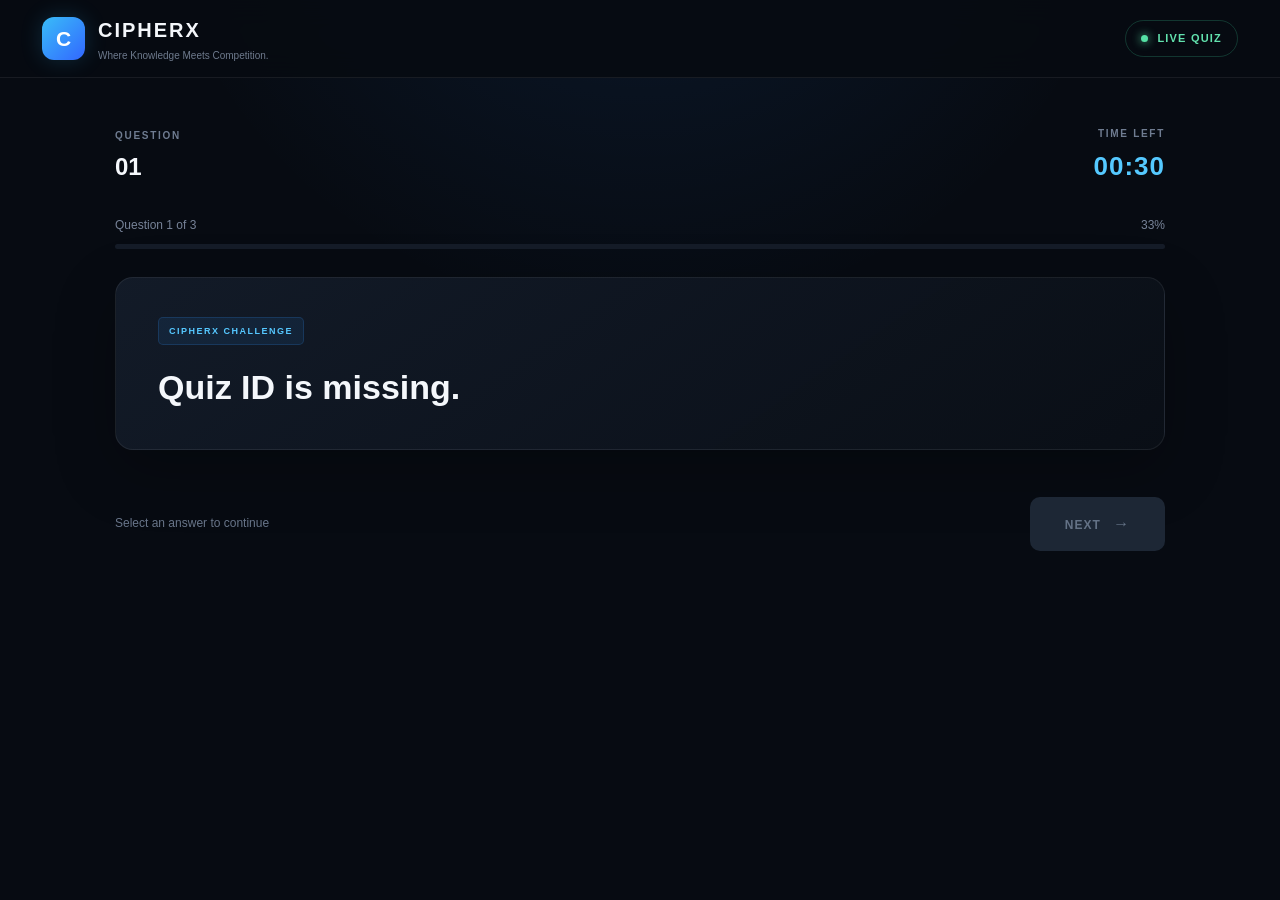
<file: frontend/player/quiz.html>
<!DOCTYPE html>
<html lang="en">
<head>
    <meta charset="UTF-8">

    <meta name="viewport"
          content="width=device-width, initial-scale=1.0">

    <title>CIPHERX | Live Quiz</title>

    <link rel="stylesheet"
          href="../css/main.css">

    <link rel="stylesheet"
          href="../css/player.css">
</head>

<body class="quiz-page">

    <!-- TOP NAVBAR -->
    <header class="quiz-header">

        <div class="brand">
            <div class="brand-mark">C</div>

            <div>
                <div class="brand-name">CIPHERX</div>
                <div class="brand-tagline">
                    Where Knowledge Meets Competition.
                </div>
            </div>
        </div>

        <div class="quiz-live-status">
            <span class="live-dot"></span>
            LIVE QUIZ
        </div>

    </header>


    <!-- MAIN QUIZ AREA -->
    <main class="quiz-container">

        <!-- QUIZ INFO -->
        <section class="quiz-top-info">

            <div>
                <span class="small-label">
                    QUESTION
                </span>

                <div class="question-number"
                     id="questionNumber">
                    01
                </div>
            </div>

            <div class="timer-box">

                <span class="timer-label">
                    TIME LEFT
                </span>

                <div class="timer"
                     id="timer">
                    00:30
                </div>

            </div>

        </section>


        <!-- PROGRESS -->
        <section class="progress-section">

            <div class="progress-text">

                <span id="progressText">
                    Question 1 of 3
                </span>

                <span id="progressPercent">
                    33%
                </span>

            </div>

            <div class="progress-track">

                <div class="progress-bar"
                     id="progressBar">
                </div>

            </div>

        </section>


        <!-- QUESTION CARD -->
        <section class="question-card">

            <div class="question-badge">
                CIPHERX CHALLENGE
            </div>

            <h1 id="questionText">
                Loading question...
            </h1>

        </section>


        <!-- OPTIONS -->
        <section class="options-grid"
                 id="optionsContainer">

            <!-- Options inserted by JavaScript -->

        </section>


        <!-- BOTTOM ACTION -->
        <section class="quiz-actions">

            <div class="selection-status"
                 id="selectionStatus">
                Select an answer to continue
            </div>

            <button class="next-button"
                    id="nextButton"
                    disabled>

                <span id="nextButtonText">
                    NEXT
                </span>

                <span class="arrow">
                    →
                </span>

            </button>

        </section>

    </main>


    <!-- RESULT OVERLAY -->
    <div class="quiz-overlay"
         id="quizOverlay">

        <div class="result-card">

            <div class="result-icon">
                ✓
            </div>

            <div class="result-label">
                QUIZ COMPLETE
            </div>

            <h2>
                Challenge Finished
            </h2>

            <p id="resultMessage">
                Your responses have been recorded.
            </p>

            <div class="result-score"
                 id="resultScore">
                0 / 0
            </div>

            <button class="result-button"
                    onclick="window.location.href='leaderboard.html'">
                VIEW LEADERBOARD
            </button>

        </div>

    </div>


    <script src="../js/quiz.js"></script>

</body>
</html>
</file>
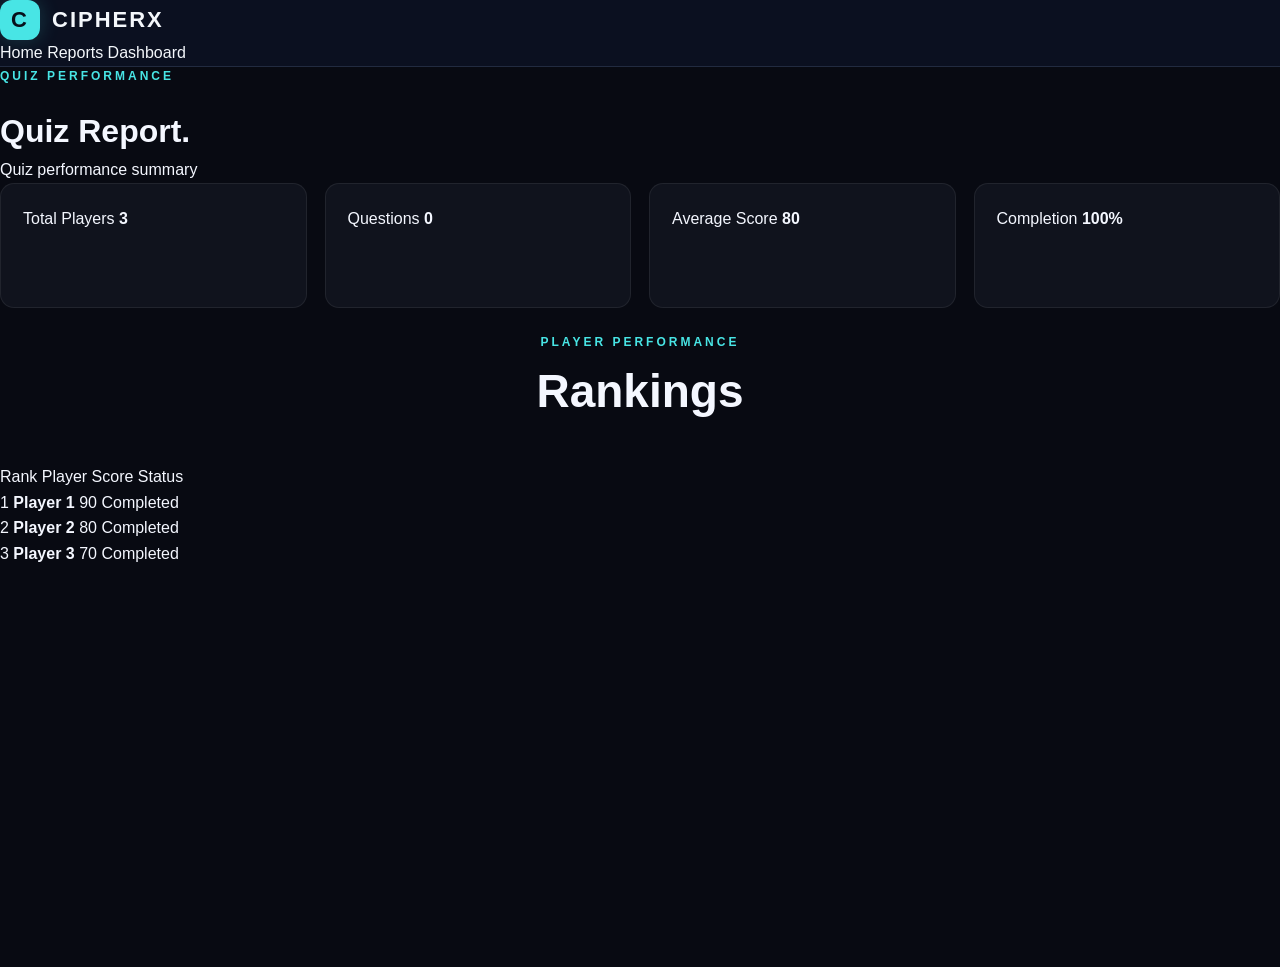
<file: frontend/reports/quiz-report.html>
<!DOCTYPE html>
<html lang="en">

<head>

    <meta charset="UTF-8">

    <meta name="viewport"
          content="width=device-width, initial-scale=1.0">

    <title>CIPHERX | Quiz Report</title>

    <link rel="stylesheet" href="../css/main.css">
    <link rel="stylesheet" href="../css/admin.css">

</head>

<body>

<header class="navbar">

    <div class="logo">

        <span class="logo-mark">
            C
        </span>

        <span>
            CIPHERX
        </span>

    </div>

    <nav>

        <a href="../index.html">
            Home
        </a>

        <a href="reports.html">
            Reports
        </a>

        <a href="../admin/dashboard.html">
            Dashboard
        </a>

    </nav>

</header>


<main class="admin-page">


    <div class="admin-header">

        <div>

            <p class="eyebrow">
                QUIZ PERFORMANCE
            </p>

            <h1>

                Quiz
                <span>Report.</span>

            </h1>

            <p class="admin-description"
               id="reportQuizTitle">

                Quiz performance summary

            </p>

        </div>

    </div>


    <section class="admin-stats">

        <div class="stat-card">

            <span>
                Total Players
            </span>

            <strong id="reportPlayers">
                0
            </strong>

        </div>


        <div class="stat-card">

            <span>
                Questions
            </span>

            <strong id="reportQuestions">
                0
            </strong>

        </div>


        <div class="stat-card">

            <span>
                Average Score
            </span>

            <strong id="averageScore">
                0
            </strong>

        </div>


        <div class="stat-card">

            <span>
                Completion
            </span>

            <strong id="completionRate">
                0%
            </strong>

        </div>

    </section>


    <section class="quiz-management">

        <div class="section-heading">

            <div>

                <p class="eyebrow">
                    PLAYER PERFORMANCE
                </p>

                <h2>
                    Rankings
                </h2>

            </div>

        </div>


        <div class="quiz-table">

            <div class="quiz-row header">

                <span>
                    Rank
                </span>

                <span>
                    Player
                </span>

                <span>
                    Score
                </span>

                <span>
                    Status
                </span>

            </div>


            <div id="reportPlayersList">

                <div class="empty-state">

                    <h3>
                        No player results
                    </h3>

                    <p>
                        Player performance will appear
                        after the quiz is completed.
                    </p>

                </div>

            </div>

        </div>

    </section>


</main>


<script src="../js/reports.js"></script>

</body>

</html>
</file>
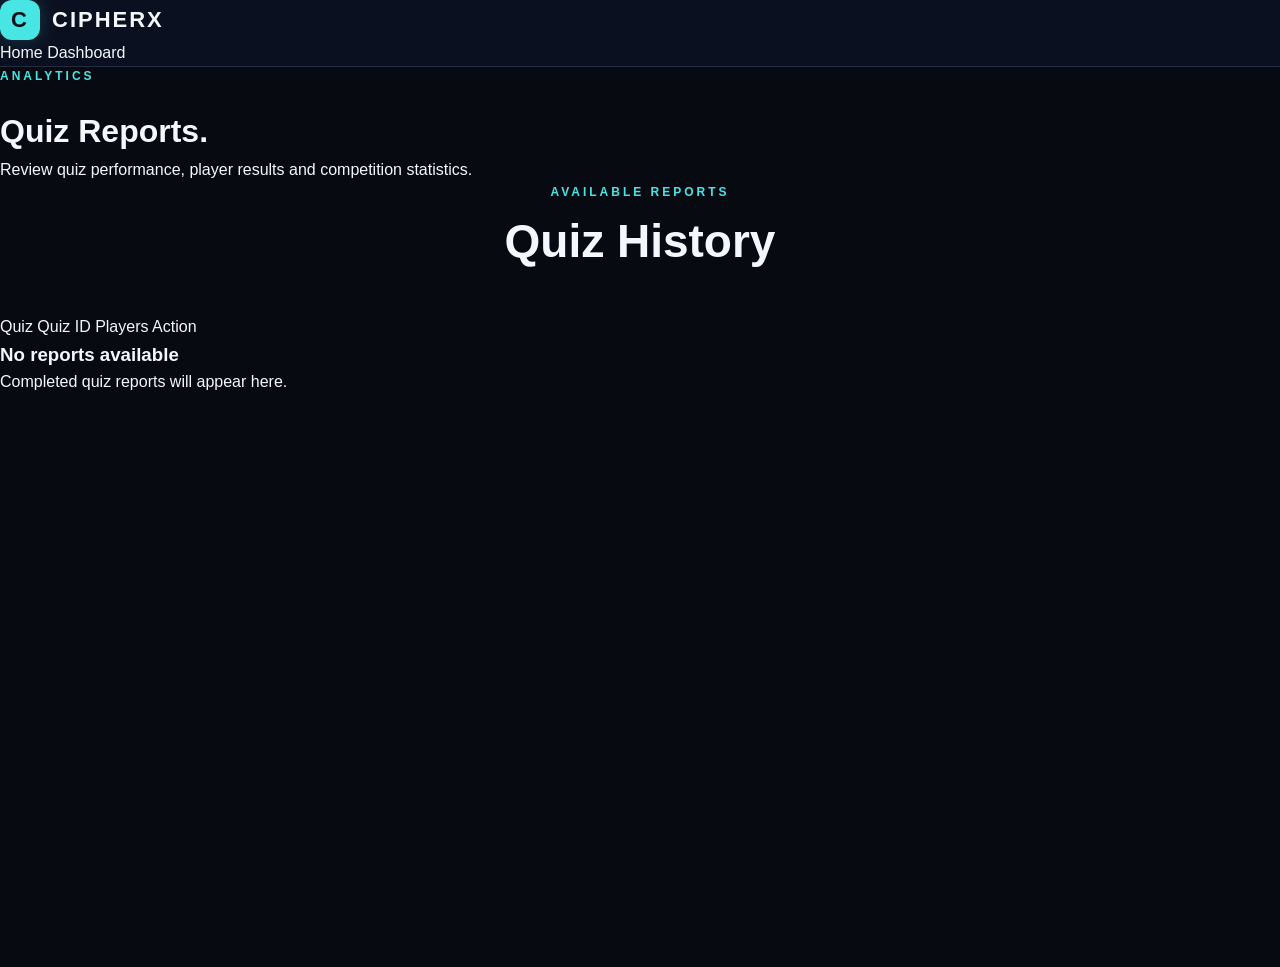
<file: frontend/reports/reports.html>
<!DOCTYPE html>
<html lang="en">

<head>

    <meta charset="UTF-8">

    <meta name="viewport"
          content="width=device-width, initial-scale=1.0">

    <title>CIPHERX | Reports</title>

    <link rel="stylesheet" href="../css/main.css">
    <link rel="stylesheet" href="../css/admin.css">

</head>

<body>

<header class="navbar">

    <div class="logo">
        <span class="logo-mark">C</span>
        <span>CIPHERX</span>
    </div>

    <nav>

        <a href="../index.html">
            Home
        </a>

        <a href="../admin/dashboard.html">
            Dashboard
        </a>

    </nav>

</header>


<main class="admin-page">

    <div class="admin-header">

        <div>

            <p class="eyebrow">
                ANALYTICS
            </p>

            <h1>
                Quiz
                <span>Reports.</span>
            </h1>

            <p class="admin-description">
                Review quiz performance, player results
                and competition statistics.
            </p>

        </div>

    </div>


    <section class="quiz-management">

        <div class="section-heading">

            <div>

                <p class="eyebrow">
                    AVAILABLE REPORTS
                </p>

                <h2>
                    Quiz History
                </h2>

            </div>

        </div>


        <div class="quiz-table">

            <div class="quiz-row header">

                <span>
                    Quiz
                </span>

                <span>
                    Quiz ID
                </span>

                <span>
                    Players
                </span>

                <span>
                    Action
                </span>

            </div>


            <div id="reportsList">

                <div class="empty-state">

                    <h3>
                        No reports available
                    </h3>

                    <p>
                        Completed quiz reports will
                        appear here.
                    </p>

                </div>

            </div>

        </div>

    </section>

</main>


<script src="../js/reports.js"></script>

</body>

</html>
</file>
<file: frontend/css/main.css>
/* CIPHERX - Main Styles */

* {
    margin: 0;
    padding: 0;
    box-sizing: border-box;
}

html {
    scroll-behavior: smooth;
}

body {
    min-height: 100vh;
    font-family: "Segoe UI", Arial, sans-serif;
    background: #080b14;
    color: #f4f7fb;
    line-height: 1.6;
}

button,
input,
select,
textarea {
    font: inherit;
}

button,
a {
    -webkit-tap-highlight-color: transparent;
}

button {
    cursor: pointer;
}

a {
    color: inherit;
    text-decoration: none;
}

img {
    max-width: 100%;
    display: block;
}

.hidden {
    display: none !important;
}

.container {
    width: min(1160px, 90%);
    margin-inline: auto;
}

/* NAVBAR */

.navbar {
    width: 100%;
    background: #0b1020;
    border-bottom: 1px solid #222b40;
}

.navbar-inner {
    min-height: 76px;
    display: flex;
    align-items: center;
    justify-content: space-between;
    gap: 24px;
}

.logo {
    display: inline-flex;
    align-items: center;
    gap: 12px;
    font-size: 22px;
    font-weight: 800;
    letter-spacing: 2px;
}

.logo-mark {
    width: 40px;
    height: 40px;
    display: grid;
    place-items: center;
    border-radius: 12px;
    color: #07111b;
    background: #48e5e5;
    box-shadow: 0 0 20px #48e5e533;
}

.logo-text {
    color: #f4f7fb;
}

.nav-links {
    display: flex;
    align-items: center;
    justify-content: flex-end;
    gap: 30px;
}

.nav-links a {
    color: #c0cada;
    font-size: 14px;
    transition: color 0.2s ease;
}

.nav-links a:hover {
    color: #48e5e5;
}

.nav-links .nav-admin {
    padding: 10px 18px;
    border: 1px solid #48e5e5;
    border-radius: 8px;
    color: #48e5e5;
}

/* HERO SECTION */

.hero-section {
    padding: 100px 0 90px;
    overflow: hidden;
    background:
        radial-gradient(ellipse at 80% 40%, #17344955, transparent 45%),
        #080b14;
}

.hero-grid {
    display: grid;
    grid-template-columns: 1.1fr 0.9fr;
    align-items: center;
    gap: 70px;
}

.hero-content {
    min-width: 0;
}

.eyebrow {
    margin-bottom: 20px;
    color: #48e5e5;
    font-size: 12px;
    font-weight: 800;
    letter-spacing: 3px;
}

.hero-content h1 {
    margin-bottom: 24px;
    font-size: clamp(42px, 5.3vw, 70px);
    line-height: 1.08;
    letter-spacing: -2px;
}

.hero-content h1 span,
.section-heading h2 span,
.cta-card h2 span {
    color: #48e5e5;
}

.hero-description {
    max-width: 520px;
    margin-bottom: 30px;
    color: #aab6c9;
    font-size: 16px;
    line-height: 1.8;
}

.hero-actions {
    display: flex;
    flex-wrap: wrap;
    align-items: center;
    gap: 14px;
}

.btn {
    min-height: 46px;
    display: inline-flex;
    justify-content: center;
    align-items: center;
    padding: 12px 22px;
    border: 1px solid transparent;
    border-radius: 8px;
    font-size: 14px;
    font-weight: 700;
    transition: transform 0.2s ease, background 0.2s ease;
}

.btn:hover {
    transform: translateY(-2px);
}

.btn.primary {
    background: #48e5e5;
    color: #07111b;
}

.btn.secondary {
    border-color: #36465c;
    background: #111827;
    color: #f4f7fb;
}

.hero-meta {
    display: flex;
    flex-wrap: wrap;
    gap: 34px;
    margin-top: 42px;
}

.hero-meta div {
    display: flex;
    flex-direction: column;
    gap: 3px;
}

.hero-meta strong {
    color: #48e5e5;
    font-size: 13px;
    letter-spacing: 1px;
}

.hero-meta span {
    color: #8f9cb0;
    font-size: 12px;
}

/* CYBER VISUAL */

.hero-visual {
    display: flex;
    justify-content: center;
    align-items: center;
    min-width: 0;
}

.cyber-card {
    position: relative;
    width: min(100%, 400px);
    min-height: 390px;
    display: flex;
    flex-direction: column;
    justify-content: space-between;
    padding: 26px;
    overflow: hidden;
    border: 1px solid #286071;
    border-radius: 22px;
    background:
        radial-gradient(circle at center, #173b4d88, transparent 65%),
        linear-gradient(145deg, #101a2b, #0a101d);
    box-shadow: 0 20px 80px #0005, 0 0 35px #48e5e511;
}

.cyber-card-top,
.cyber-card-bottom {
    display: flex;
    align-items: center;
    justify-content: space-between;
    gap: 12px;
    color: #aab6c9;
    font-size: 10px;
    font-weight: 800;
    letter-spacing: 2px;
}

.cyber-card-top span:last-child {
    color: #48e5e5;
}

.cipher-symbol {
    position: relative;
    align-self: center;
    color: #48e5e5;
    font-size: 150px;
    font-weight: 900;
    line-height: 1.2;
    text-shadow: 0 0 45px #48e5e555;
}

.cipher-symbol span {
    color: #f4f7fb;
}

.cyber-lines {
    display: flex;
    flex-direction: column;
    gap: 9px;
    margin: 10px 0 20px;
}

.cyber-lines span {
    height: 3px;
    border-radius: 10px;
    background: linear-gradient(90deg, #48e5e5, #48e5e522);
}

.cyber-lines span:nth-child(2) {
    width: 75%;
}

.cyber-lines span:nth-child(3) {
    width: 45%;
}

/* GENERAL SECTIONS */

.section {
    padding: 85px 0;
}

.section-dark {
    background: #0c1220;
    border-top: 1px solid #1d293c;
    border-bottom: 1px solid #1d293c;
}

.section-heading {
    max-width: 650px;
    margin: 0 auto 45px;
    text-align: center;
}

.section-heading .eyebrow {
    margin-bottom: 12px;
}

.section-heading h2,
.cta-card h2 {
    margin-bottom: 16px;
    font-size: clamp(30px, 4vw, 46px);
    line-height: 1.2;
}

.section-heading > p:last-child,
.cta-card > p:not(.eyebrow) {
    color: #aab6c9;
    font-size: 15px;
}

/* FEATURE CARDS */

.feature-grid {
    display: grid;
    grid-template-columns: repeat(3, minmax(0, 1fr));
    gap: 22px;
}

.card {
    min-width: 0;
    padding: 30px;
    border: 1px solid #253349;
    border-radius: 15px;
    background: #101827;
    transition: transform 0.25s ease, border-color 0.25s ease;
}

.card:hover {
    transform: translateY(-5px);
    border-color: #48e5e5;
}

.card-number {
    margin-bottom: 22px;
    color: #48e5e5;
    font-size: 13px;
    font-weight: 800;
    letter-spacing: 2px;
}

.card h3,
.step-card h3 {
    margin-bottom: 12px;
    font-size: 19px;
}

.card p,
.step-card p {
    color: #aab6c9;
    font-size: 14px;
    line-height: 1.8;
}

/* HOW IT WORKS */

.steps-grid {
    display: grid;
    grid-template-columns: repeat(4, minmax(0, 1fr));
    gap: 18px;
}

.step-card {
    padding: 25px 22px;
    border-top: 2px solid #48e5e5;
    border-radius: 8px;
    background: #111a2a;
}

.step-card > span {
    display: inline-block;
    margin-bottom: 20px;
    color: #48e5e5;
    font-size: 13px;
    font-weight: 800;
}

/* CALL TO ACTION */

.cta-section {
    padding: 80px 0;
}

.cta-card {
    padding: 55px 25px;
    border: 1px solid #284657;
    border-radius: 20px;
    background:
        radial-gradient(ellipse at top, #17404b66, transparent 65%),
        #101827;
    text-align: center;
}

.cta-card .eyebrow {
    margin-bottom: 14px;
}

.cta-card > p:not(.eyebrow) {
    margin-bottom: 28px;
}

.cta-card .hero-actions {
    justify-content: center;
}

/* FOOTER */

.footer {
    padding: 28px 0;
    border-top: 1px solid #253349;
    background: #080b14;
}

.footer-inner {
    display: flex;
    justify-content: space-between;
    align-items: center;
    gap: 20px;
}

.footer-inner strong {
    font-size: 16px;
    letter-spacing: 2px;
}

.footer-inner p,
.footer-inner div:last-child {
    color: #8f9cb0;
    font-size: 12px;
}

/* SMALL SCREENS */

@media (max-width: 900px) {
    .hero-section {
        padding: 70px 0;
    }

    .hero-grid {
        grid-template-columns: 1fr;
        gap: 45px;
    }

    .hero-content {
        text-align: center;
    }

    .hero-description {
        margin-inline: auto;
    }

    .hero-actions,
    .hero-meta {
        justify-content: center;
    }

    .feature-grid {
        grid-template-columns: repeat(2, minmax(0, 1fr));
    }

    .steps-grid {
        grid-template-columns: repeat(2, minmax(0, 1fr));
    }
}

@media (max-width: 600px) {
    .container {
        width: min(100% - 32px, 1160px);
    }

    .navbar-inner {
        padding: 14px 0;
        flex-direction: column;
        gap: 16px;
    }

    .nav-links {
        justify-content: center;
        flex-wrap: wrap;
        gap: 14px 20px;
    }

    .hero-content h1 {
        font-size: 43px;
        letter-spacing: -1px;
    }

    .hero-meta {
        gap: 20px;
    }

    .cyber-card {
        min-height: 300px;
    }

    .cipher-symbol {
        font-size: 115px;
    }

    .feature-grid,
    .steps-grid {
        grid-template-columns: 1fr;
    }

    .section {
        padding: 60px 0;
    }

    .cta-card {
        padding: 40px 20px;
    }

    .footer-inner {
        flex-direction: column;
        text-align: center;
    }
}
</file>
<file: frontend/css/responsive.css>
/*
 * CIPHERX Global Responsive Rules
 */


/* Tablets */

@media (max-width: 900px) {

    .navbar {
        padding: 0 5%;
    }

    .hero {
        padding-left: 5%;
        padding-right: 5%;
    }

    .about {
        padding-left: 5%;
        padding-right: 5%;
    }

    .admin-page {
        padding-left: 5%;
        padding-right: 5%;
    }

    .hero {
        gap: 40px;
    }

    .hero-card {
        width: 340px;
    }
}


/* Mobile */

@media (max-width: 650px) {

    .navbar {
        height: 68px;
    }

    .logo {
        font-size: 17px;
    }

    .logo-mark {
        width: 30px;
        height: 30px;
    }


    nav {
        display: none;
    }


    .hero {
        min-height: auto;
        padding-top: 55px;
        padding-bottom: 55px;
        flex-direction: column;
        align-items: stretch;
    }


    h1 {
        font-size: 43px;
    }


    .hero-text {
        font-size: 15px;
    }


    .hero-buttons {
        flex-direction: column;
    }


    .btn {
        text-align: center;
    }


    .hero-card {
        width: 100%;
    }


    .mini-stats {
        grid-template-columns: 1fr;
    }


    .about {
        padding-top: 55px;
        padding-bottom: 55px;
    }


    .about h2 {
        font-size: 30px;
    }


    .feature-grid {
        grid-template-columns: 1fr;
    }


    .player-page {
        padding: 35px 5%;
    }


    .join-card,
    .lobby-card,
    .leaderboard-card {
        padding: 24px;
    }


    .quiz-page {
        padding: 35px 5%;
    }


    .quiz-container {
        width: 100%;
    }


    .question-card {
        padding: 22px;
    }


    .question-card h1 {
        font-size: 24px;
    }


    .quiz-bottom {
        gap: 15px;
    }


    .admin-page {
        padding: 35px 5%;
    }


    .admin-header {
        margin-bottom: 30px;
    }


    .admin-header h1,
    .form-page-header h1 {
        font-size: 38px;
    }


    .admin-stats,
    .participant-summary {
        grid-template-columns: 1fr;
    }


    .form-grid {
        grid-template-columns: 1fr;
    }


    .form-actions {
        flex-direction: column;
    }


    .form-actions .btn {
        width: 100%;
    }


    .modal {
        padding: 15px;
    }


    .modal-content {
        padding: 22px;
    }

}
</file>
<file: frontend/css/admin.css>
/* =========================================================
   CIPHERX ADMIN PANEL
   Premium Dark Cyber-Tech Design
   ========================================================= */


/* =========================================================
   ADMIN BODY
   ========================================================= */

.admin-page {
    min-height: 100vh;
    background: #080a12;
    color: #f4f7ff;
}


/* =========================================================
   ADMIN LAYOUT
   ========================================================= */

.admin-layout {
    min-height: 100vh;
    display: flex;
}


/* =========================================================
   SIDEBAR
   ========================================================= */

.admin-sidebar {
    width: 250px;
    min-height: 100vh;

    position: fixed;
    left: 0;
    top: 0;
    bottom: 0;

    padding: 28px 18px;

    background: #0d1019;

    border-right: 1px solid rgba(255,255,255,0.07);

    display: flex;
    flex-direction: column;

    z-index: 20;
}


/* ---------- LOGO ---------- */

.admin-logo {
    display: flex;
    align-items: center;
    gap: 12px;

    padding: 5px 8px 28px;

    border-bottom: 1px solid rgba(255,255,255,0.06);
}


.admin-logo-mark {
    width: 42px;
    height: 42px;

    display: flex;
    align-items: center;
    justify-content: center;

    border: 1px solid rgba(97,228,255,0.45);

    border-radius: 11px;

    color: #ffffff;

    font-weight: 800;

    background: rgba(97,228,255,0.04);
}


.admin-logo-mark span {
    color: #61e4ff;
}


.admin-logo-text {
    font-size: 17px;

    font-weight: 800;

    letter-spacing: 3px;

    color: #ffffff;
}


/* =========================================================
   NAVIGATION
   ========================================================= */

.admin-nav {
    margin-top: 30px;

    display: flex;
    flex-direction: column;

    gap: 7px;
}


.admin-nav-label {
    padding: 0 12px;

    margin-bottom: 8px;

    color: #596377;

    font-size: 9px;

    font-weight: 700;

    letter-spacing: 2px;
}


.admin-nav a {
    display: flex;
    align-items: center;

    gap: 12px;

    padding: 12px 13px;

    border-radius: 9px;

    color: #8993a8;

    text-decoration: none;

    font-size: 13px;

    transition: 0.2s ease;
}


.admin-nav a:hover {
    color: #ffffff;

    background: rgba(255,255,255,0.045);
}


.admin-nav a.active {
    color: #ffffff;

    background:
        linear-gradient(
            90deg,
            rgba(91,82,220,0.25),
            rgba(91,82,220,0.06)
        );

    border-left: 2px solid #6b65ff;
}


.nav-icon {
    width: 20px;

    text-align: center;

    color: #657086;
}


.admin-nav a.active .nav-icon {
    color: #61e4ff;
}


/* =========================================================
   SIDEBAR FOOTER
   ========================================================= */

.admin-sidebar-footer {
    margin-top: auto;

    padding-top: 20px;

    border-top: 1px solid rgba(255,255,255,0.06);
}


.admin-user {
    display: flex;
    align-items: center;

    gap: 10px;

    padding: 10px;
}


.admin-avatar {
    width: 34px;
    height: 34px;

    border-radius: 50%;

    display: flex;
    align-items: center;
    justify-content: center;

    background: #24234a;

    color: #a8a3ff;

    font-size: 12px;

    font-weight: 700;
}


.admin-user-info strong {
    display: block;

    font-size: 12px;

    color: #ffffff;
}


.admin-user-info span {
    display: block;

    margin-top: 2px;

    font-size: 9px;

    color: #687287;
}


/* =========================================================
   MAIN CONTENT
   ========================================================= */

.admin-main {
    margin-left: 250px;

    width: calc(100% - 250px);

    min-height: 100vh;

    padding: 32px 38px;

    background:
        radial-gradient(
            circle at 85% 10%,
            rgba(88,82,220,0.07),
            transparent 25%
        ),
        #080a12;
}


/* =========================================================
   TOP BAR
   ========================================================= */

.admin-topbar {
    display: flex;

    align-items: center;

    justify-content: space-between;

    margin-bottom: 35px;
}


.admin-page-title h1 {
    margin: 0;

    font-size: 28px;

    font-weight: 750;

    letter-spacing: -0.5px;
}


.admin-page-title p {
    margin-top: 7px;

    color: #737e93;

    font-size: 12px;
}


.admin-topbar-actions {
    display: flex;

    align-items: center;

    gap: 12px;
}


/* =========================================================
   BUTTONS
   ========================================================= */

.admin-btn {
    height: 42px;

    padding: 0 17px;

    display: inline-flex;

    align-items: center;

    justify-content: center;

    gap: 8px;

    border-radius: 9px;

    border: 1px solid #292f42;

    background: #111521;

    color: #dce2ef;

    text-decoration: none;

    cursor: pointer;

    font-size: 12px;

    font-weight: 600;

    transition: 0.2s ease;
}


.admin-btn:hover {
    border-color: #5964ff;

    color: #ffffff;

    transform: translateY(-1px);
}


.admin-btn-primary {
    border: none;

    background:
        linear-gradient(
            100deg,
            #5750d9,
            #6874ff
        );

    color: #ffffff;

    box-shadow:
        0 10px 25px rgba(88,82,220,0.20);
}


.admin-btn-primary:hover {
    filter: brightness(1.08);

    box-shadow:
        0 13px 30px rgba(88,82,220,0.30);
}


.admin-btn-danger {
    color: #ff8e9a;

    border-color: rgba(255,90,110,0.20);

    background: rgba(255,70,90,0.05);
}


/* =========================================================
   STAT CARDS
   ========================================================= */

.admin-stats {
    display: grid;

    grid-template-columns:
        repeat(4, 1fr);

    gap: 18px;

    margin-bottom: 25px;
}


.stat-card {
    padding: 22px;

    min-height: 125px;

    border: 1px solid rgba(255,255,255,0.07);

    border-radius: 14px;

    background: #10131d;

    transition: 0.2s ease;
}


.stat-card:hover {
    transform: translateY(-2px);

    border-color: rgba(97,228,255,0.18);
}


.stat-card-label {
    color: #727d92;

    font-size: 10px;

    letter-spacing: 1.5px;

    text-transform: uppercase;
}


.stat-card-value {
    margin-top: 13px;

    font-size: 30px;

    font-weight: 750;

    color: #ffffff;
}


.stat-card-change {
    margin-top: 7px;

    font-size: 10px;

    color: #57e5c0;
}


/* =========================================================
   CONTENT GRID
   ========================================================= */

.admin-content-grid {
    display: grid;

    grid-template-columns:
        minmax(0, 1.6fr)
        minmax(280px, 0.8fr);

    gap: 20px;
}


/* =========================================================
   PANEL
   ========================================================= */

.admin-panel {
    background: #10131d;

    border: 1px solid rgba(255,255,255,0.07);

    border-radius: 14px;

    overflow: hidden;
}


.admin-panel-header {
    min-height: 65px;

    padding: 18px 21px;

    display: flex;

    align-items: center;

    justify-content: space-between;

    border-bottom: 1px solid rgba(255,255,255,0.06);
}


.admin-panel-header h2 {
    margin: 0;

    font-size: 15px;

    color: #ffffff;
}


.admin-panel-header p {
    margin-top: 4px;

    color: #697489;

    font-size: 10px;
}


.admin-panel-body {
    padding: 21px;
}


/* =========================================================
   TABLE
   ========================================================= */

.admin-table-wrapper {
    overflow-x: auto;
}


.admin-table {
    width: 100%;

    border-collapse: collapse;
}


.admin-table th {
    padding: 13px 15px;

    text-align: left;

    color: #626d82;

    font-size: 9px;

    font-weight: 700;

    letter-spacing: 1.2px;

    text-transform: uppercase;

    border-bottom: 1px solid rgba(255,255,255,0.06);
}


.admin-table td {
    padding: 15px;

    color: #cbd2df;

    font-size: 12px;

    border-bottom: 1px solid rgba(255,255,255,0.045);
}


.admin-table tr:last-child td {
    border-bottom: none;
}


.admin-table tr:hover td {
    background: rgba(255,255,255,0.015);
}


/* =========================================================
   STATUS BADGES
   ========================================================= */

.status-badge {
    display: inline-flex;

    align-items: center;

    padding: 5px 9px;

    border-radius: 20px;

    font-size: 9px;

    font-weight: 700;

    letter-spacing: 0.5px;
}


.status-active {
    color: #57e5c0;

    background: rgba(87,229,192,0.08);

    border: 1px solid rgba(87,229,192,0.14);
}


.status-pending {
    color: #f0c674;

    background: rgba(240,198,116,0.08);

    border: 1px solid rgba(240,198,116,0.14);
}


.status-ended {
    color: #7f899d;

    background: rgba(127,137,157,0.08);

    border: 1px solid rgba(127,137,157,0.12);
}


/* =========================================================
   FORM CARD
   ========================================================= */

.admin-form-card {
    max-width: 850px;

    padding: 28px;

    background: #10131d;

    border: 1px solid rgba(255,255,255,0.07);

    border-radius: 14px;
}


.admin-form-group {
    margin-bottom: 20px;
}


.admin-form-group label {
    display: block;

    margin-bottom: 8px;

    color: #aeb7c9;

    font-size: 11px;

    font-weight: 600;
}


.admin-form-group input,
.admin-form-group textarea,
.admin-form-group select {
    width: 100%;

    border: 1px solid #252b3b;

    border-radius: 9px;

    outline: none;

    padding: 12px 14px;

    background: #0c0f17;

    color: #ffffff;

    font-family: inherit;

    font-size: 13px;

    transition: 0.2s ease;
}


.admin-form-group textarea {
    min-height: 120px;

    resize: vertical;
}


.admin-form-group input:focus,
.admin-form-group textarea:focus,
.admin-form-group select:focus {
    border-color: #5964ff;

    box-shadow:
        0 0 0 3px rgba(89,100,255,0.08);
}


.admin-form-group input::placeholder,
.admin-form-group textarea::placeholder {
    color: #555f73;
}


/* =========================================================
   QUESTION CARD
   ========================================================= */

.question-card {
    padding: 20px;

    margin-bottom: 14px;

    border: 1px solid rgba(255,255,255,0.07);

    border-radius: 12px;

    background: #10131d;
}


.question-number {
    color: #61e4ff;

    font-size: 10px;

    font-weight: 700;

    letter-spacing: 1.5px;
}


.question-text {
    margin-top: 9px;

    color: #ffffff;

    font-size: 14px;

    font-weight: 600;

    line-height: 1.5;
}


.question-options {
    margin-top: 15px;

    display: grid;

    grid-template-columns: 1fr 1fr;

    gap: 10px;
}


.question-option {
    padding: 11px 13px;

    border: 1px solid #252b3b;

    border-radius: 8px;

    color: #8e98ac;

    background: #0c0f17;

    font-size: 11px;
}


.question-option.correct {
    border-color: rgba(87,229,192,0.25);

    color: #57e5c0;

    background: rgba(87,229,192,0.05);
}


/* =========================================================
   PARTICIPANT LIST
   ========================================================= */

.participant-list {
    display: flex;

    flex-direction: column;

    gap: 9px;
}


.participant-item {
    padding: 13px;

    display: flex;

    align-items: center;

    justify-content: space-between;

    border-radius: 9px;

    background: #0c0f17;

    border: 1px solid rgba(255,255,255,0.05);
}


.participant-name {
    color: #ffffff;

    font-size: 12px;

    font-weight: 600;
}


.participant-score {
    color: #61e4ff;

    font-size: 12px;

    font-weight: 700;
}


/* =========================================================
   EMPTY STATE
   ========================================================= */

.admin-empty {
    padding: 55px 20px;

    text-align: center;

    color: #626d82;
}


.admin-empty h3 {
    margin-bottom: 7px;

    color: #aeb7c9;

    font-size: 15px;
}


.admin-empty p {
    font-size: 11px;
}


/* =========================================================
   ALERT
   ========================================================= */

.admin-alert {
    padding: 13px 15px;

    margin-bottom: 18px;

    border-radius: 9px;

    font-size: 11px;
}


.admin-alert-success {
    color: #57e5c0;

    border: 1px solid rgba(87,229,192,0.15);

    background: rgba(87,229,192,0.05);
}


.admin-alert-error {
    color: #ff8e9a;

    border: 1px solid rgba(255,90,110,0.15);

    background: rgba(255,70,90,0.05);
}


/* =========================================================
   RESPONSIVE
   ========================================================= */

@media (max-width: 1050px) {

    .admin-sidebar {
        width: 220px;
    }

    .admin-main {
        margin-left: 220px;

        width: calc(100% - 220px);

        padding: 28px;
    }

    .admin-stats {
        grid-template-columns:
            repeat(2, 1fr);
    }

}


@media (max-width: 800px) {

    .admin-sidebar {
        position: relative;

        width: 100%;

        min-height: auto;

        border-right: none;

        border-bottom: 1px solid rgba(255,255,255,0.07);
    }

    .admin-layout {
        flex-direction: column;
    }

    .admin-main {
        margin-left: 0;

        width: 100%;
    }

    .admin-content-grid {
        grid-template-columns: 1fr;
    }

    .admin-nav {
        flex-direction: row;

        flex-wrap: wrap;
    }

}


@media (max-width: 550px) {

    .admin-main {
        padding: 20px 15px;
    }

    .admin-stats {
        grid-template-columns: 1fr;
    }

    .admin-topbar {
        flex-direction: column;

        align-items: flex-start;

        gap: 15px;
    }

    .admin-form-card {
        padding: 20px;
    }

    .question-options {
        grid-template-columns: 1fr;
    }

}
</file>
<file: frontend/css/player.css>
/* =========================================================
   CIPHERX PLAYER & QUIZ STYLES
   ========================================================= */

* {
    box-sizing: border-box;
}

body {
    min-height: 100vh;
    background: #070b12;
    color: #f4f7fb;
    font-family: "Segoe UI", Arial, sans-serif;
}

/* =========================================================
   JOIN QUIZ NAVBAR
   ========================================================= */

body:has(#joinQuizForm) > .navbar {
    width: 100%;
    min-height: 76px;
    display: flex;
    align-items: center;
    justify-content: space-between;
    gap: 20px;
    padding: 14px 6%;
    background: #0b1020;
    border-bottom: 1px solid #253349;
}

body:has(#joinQuizForm) > .navbar .logo {
    display: flex;
    align-items: center;
    gap: 12px;
    font-size: 22px;
    font-weight: 800;
    letter-spacing: 2px;
}

body:has(#joinQuizForm) > .navbar .logo-mark {
    width: 44px;
    height: 44px;
    display: grid;
    place-items: center;
    flex-shrink: 0;
    border-radius: 12px;
    background: #48e5e5;
    color: #07111b;
    font-size: 25px;
}

body:has(#joinQuizForm) > .navbar nav a {
    color: #c0cada;
    font-size: 14px;
    text-decoration: none;
}

body:has(#joinQuizForm) > .navbar nav a:hover {
    color: #48e5e5;
}

/* =========================================================
   JOIN QUIZ PAGE
   ========================================================= */

.player-page {
    width: 100%;
    min-height: calc(100vh - 76px);
    display: flex;
    align-items: center;
    justify-content: center;
    padding: 50px 20px 70px;
    background:
        radial-gradient(
            ellipse at 50% 15%,
            rgba(32, 104, 130, 0.16),
            transparent 55%
        ),
        #070b12;
}

.join-card {
    width: min(100%, 680px);
    margin: 0 auto;
    padding: 42px;
    border: 1px solid #293b52;
    border-radius: 20px;
    background: linear-gradient(145deg, #111a2a, #0c1220);
    box-shadow: 0 24px 70px rgba(0, 0, 0, 0.35);
}

.join-card .eyebrow {
    margin-bottom: 16px;
    color: #48e5e5;
    font-size: 12px;
    font-weight: 800;
    letter-spacing: 3px;
}

.join-card h1 {
    margin: 0 0 16px;
    color: #f4f7fb;
    font-size: clamp(32px, 5vw, 46px);
    line-height: 1.2;
}

.join-card h1 span {
    color: #48e5e5;
}

.form-description {
    margin-bottom: 28px;
    color: #aab6c9;
    font-size: 15px;
    line-height: 1.8;
}

/* Join form fields */

#joinQuizForm {
    display: flex;
    flex-direction: column;
    gap: 10px;
    width: 100%;
}

#joinQuizForm label {
    display: block;
    margin-top: 8px;
    color: #dce5f2;
    font-size: 14px;
    font-weight: 600;
}

#joinQuizForm input {
    display: block;
    width: 100%;
    min-width: 0;
    min-height: 49px;
    padding: 12px 15px;
    border: 1px solid #34445a;
    border-radius: 9px;
    outline: none;
    background: #080e19;
    color: #f4f7fb;
    font-family: inherit;
    font-size: 15px;
    transition: border-color 0.2s ease, box-shadow 0.2s ease;
}

#joinQuizForm input::placeholder {
    color: #7f8da3;
}

#joinQuizForm input:focus {
    border-color: #48e5e5;
    box-shadow: 0 0 0 3px rgba(72, 229, 229, 0.1);
}

/* Join button */

#joinQuizForm button,
#joinQuizForm .btn {
    display: flex;
    align-items: center;
    justify-content: center;
    width: 100%;
    min-height: 50px;
    margin-top: 18px;
    padding: 13px 20px;
    border: none;
    border-radius: 9px;
    background: #48e5e5;
    color: #07111b;
    font-family: inherit;
    font-size: 15px;
    font-weight: 800;
    cursor: pointer;
    transition: background 0.2s ease, transform 0.2s ease;
}

#joinQuizForm button:hover,
#joinQuizForm .btn:hover {
    background: #73f0ed;
    transform: translateY(-2px);
}

#joinQuizForm button:focus-visible {
    outline: 2px solid #ffffff;
    outline-offset: 3px;
}

#joinMessage {
    margin-top: 18px;
    color: #aab6c9;
    font-size: 14px;
    overflow-wrap: anywhere;
}

/* =========================================================
   QUIZ PAGE BACKGROUND & HEADER
   ========================================================= */

body.quiz-page {
    background:
        radial-gradient(
            circle at 50% -20%,
            rgba(43, 137, 255, 0.12),
            transparent 40%
        ),
        #070b12;
    min-height: 100vh;
}

.quiz-header {
    position: sticky;
    top: 0;
    z-index: 50;
    height: 78px;
    display: flex;
    align-items: center;
    justify-content: space-between;
    gap: 20px;
    padding: 0 42px;
    border-bottom: 1px solid rgba(255, 255, 255, 0.07);
    background: rgba(7, 11, 18, 0.92);
    backdrop-filter: blur(14px);
}

.brand {
    display: flex;
    align-items: center;
    gap: 13px;
}

.brand-mark {
    width: 43px;
    height: 43px;
    display: flex;
    align-items: center;
    justify-content: center;
    border-radius: 12px;
    background: linear-gradient(135deg, #39bdf8, #3267ff);
    color: white;
    font-size: 21px;
    font-weight: 800;
    box-shadow: 0 0 22px rgba(57, 189, 248, 0.18);
}

.brand-name {
    font-size: 20px;
    font-weight: 800;
    letter-spacing: 2px;
}

.brand-tagline {
    margin-top: 2px;
    color: #6e7a8d;
    font-size: 10px;
}

.quiz-live-status {
    display: flex;
    align-items: center;
    gap: 9px;
    padding: 9px 15px;
    border: 1px solid rgba(62, 211, 153, 0.22);
    border-radius: 20px;
    color: #62e2ae;
    font-size: 11px;
    font-weight: 700;
    letter-spacing: 1.2px;
}

.live-dot {
    width: 7px;
    height: 7px;
    border-radius: 50%;
    background: #55e2a5;
    box-shadow: 0 0 10px #55e2a5;
}

/* =========================================================
   QUIZ MAIN CONTAINER
   ========================================================= */

.quiz-container {
    width: min(1050px, calc(100% - 40px));
    margin: 0 auto;
    padding: 48px 0 60px;
}

.quiz-top-info {
    display: flex;
    align-items: center;
    justify-content: space-between;
    gap: 20px;
    margin-bottom: 28px;
}

.small-label,
.timer-label {
    display: block;
    color: #6f7c91;
    font-size: 10px;
    font-weight: 700;
    letter-spacing: 1.7px;
}

.question-number {
    margin-top: 4px;
    color: #f5f8fc;
    font-size: 24px;
    font-weight: 700;
}

.timer-box {
    min-width: 115px;
    text-align: right;
}

.timer {
    margin-top: 4px;
    color: #55c9ff;
    font-size: 26px;
    font-weight: 800;
    letter-spacing: 1px;
    font-variant-numeric: tabular-nums;
}

.timer.warning {
    color: #ffca62;
}

.timer.danger {
    color: #ff6d76;
    animation: timerPulse 0.8s infinite alternate;
}

@keyframes timerPulse {
    from { opacity: 1; }
    to { opacity: 0.45; }
}

/* =========================================================
   QUIZ PROGRESS
   ========================================================= */

.progress-section {
    margin-bottom: 28px;
}

.progress-text {
    display: flex;
    justify-content: space-between;
    gap: 12px;
    margin-bottom: 9px;
    color: #778398;
    font-size: 12px;
}

.progress-track {
    width: 100%;
    height: 5px;
    overflow: hidden;
    border-radius: 10px;
    background: #151c28;
}

.progress-bar {
    width: 0%;
    height: 100%;
    border-radius: inherit;
    background: linear-gradient(90deg, #36bdf8, #4675ff);
    box-shadow: 0 0 14px rgba(54, 189, 248, 0.35);
    transition: width 0.35s ease;
}

/* =========================================================
   QUESTION CARD
   ========================================================= */

.question-card {
    margin-bottom: 22px;
    padding: 38px 42px;
    border: 1px solid rgba(255, 255, 255, 0.07);
    border-radius: 18px;
    background: linear-gradient(145deg, rgba(20, 29, 42, 0.92), rgba(10, 15, 23, 0.96));
    box-shadow: 0 20px 60px rgba(0, 0, 0, 0.25);
}

.question-badge {
    display: inline-block;
    margin-bottom: 20px;
    padding: 6px 10px;
    border: 1px solid rgba(50, 151, 255, 0.18);
    border-radius: 5px;
    background: rgba(50, 151, 255, 0.09);
    color: #56c8ff;
    font-size: 9px;
    font-weight: 800;
    letter-spacing: 1.5px;
}

.question-card h1 {
    color: #f4f7fb;
    font-size: clamp(24px, 3vw, 34px);
    font-weight: 700;
    line-height: 1.35;
}

/* =========================================================
   ANSWER OPTIONS
   ========================================================= */

.options-grid {
    display: grid;
    grid-template-columns: repeat(2, minmax(0, 1fr));
    gap: 14px;
    margin-bottom: 25px;
}

.option-card {
    min-width: 0;
    min-height: 72px;
    display: flex;
    align-items: center;
    gap: 14px;
    padding: 17px 19px;
    border: 1px solid rgba(255, 255, 255, 0.08);
    border-radius: 13px;
    background: #0d141e;
    color: #dce3ed;
    text-align: left;
    font-size: 15px;
    font-weight: 500;
    cursor: pointer;
    transition: border-color 0.2s ease, background 0.2s ease, transform 0.2s ease;
}

.option-card:hover {
    transform: translateY(-2px);
    border-color: rgba(61, 192, 255, 0.42);
    background: #101b28;
}

.option-letter {
    width: 34px;
    height: 34px;
    flex-shrink: 0;
    display: flex;
    align-items: center;
    justify-content: center;
    border-radius: 9px;
    background: #172231;
    color: #8b9aae;
    font-size: 13px;
    font-weight: 800;
}

.option-card.selected {
    border-color: #43c5ff;
    background: linear-gradient(135deg, rgba(50, 172, 255, 0.13), rgba(47, 102, 255, 0.08));
    box-shadow: 0 0 0 1px rgba(67, 197, 255, 0.08);
}

.option-card.selected .option-letter {
    background: #39bdf8;
    color: #061019;
    box-shadow: 0 0 15px rgba(57, 189, 248, 0.25);
}

/* =========================================================
   QUIZ ACTIONS
   ========================================================= */

.quiz-actions {
    display: flex;
    align-items: center;
    justify-content: space-between;
    gap: 20px;
}

.selection-status {
    color: #687589;
    font-size: 12px;
}

.selection-status.selected-text {
    color: #55c9ff;
}

.next-button {
    min-width: 135px;
    padding: 14px 20px;
    border: none;
    border-radius: 10px;
    background: #1d2735;
    color: #647286;
    font-size: 12px;
    font-weight: 800;
    letter-spacing: 1px;
    transition: 0.2s ease;
}

.next-button:not(:disabled) {
    background: linear-gradient(135deg, #3fc4f5, #4676ff);
    color: white;
    box-shadow: 0 8px 25px rgba(54, 148, 255, 0.18);
}

.next-button:not(:disabled):hover {
    transform: translateY(-2px);
    box-shadow: 0 12px 30px rgba(54, 148, 255, 0.28);
}

.next-button:disabled {
    cursor: not-allowed;
}

.arrow {
    margin-left: 8px;
    font-size: 16px;
}

/* =========================================================
   QUIZ RESULT OVERLAY
   ========================================================= */

.quiz-overlay {
    position: fixed;
    inset: 0;
    z-index: 100;
    display: none;
    align-items: center;
    justify-content: center;
    padding: 20px;
    background: rgba(3, 7, 12, 0.86);
    backdrop-filter: blur(10px);
}

.quiz-overlay.show {
    display: flex;
}

.result-card {
    width: min(450px, 100%);
    padding: 42px;
    border: 1px solid rgba(255, 255, 255, 0.08);
    border-radius: 20px;
    background: #0d141e;
    text-align: center;
    box-shadow: 0 30px 90px rgba(0, 0, 0, 0.55);
}

.result-icon {
    width: 60px;
    height: 60px;
    display: flex;
    align-items: center;
    justify-content: center;
    margin: 0 auto 20px;
    border: 1px solid rgba(60, 211, 157, 0.3);
    border-radius: 50%;
    background: rgba(60, 211, 157, 0.12);
    color: #5be1ad;
    font-size: 25px;
    font-weight: 800;
}

.result-label {
    color: #55c9ff;
    font-size: 10px;
    font-weight: 800;
    letter-spacing: 2px;
}

.result-card h2 {
    margin: 10px 0;
    font-size: 26px;
}

.result-card p {
    color: #78869a;
    font-size: 13px;
}

.result-score {
    margin: 25px 0;
    color: #55c9ff;
    font-size: 40px;
    font-weight: 800;
}

.result-button {
    width: 100%;
    padding: 14px;
    border: none;
    border-radius: 9px;
    background: linear-gradient(135deg, #3fc4f5, #4676ff);
    color: white;
    font-size: 11px;
    font-weight: 800;
    letter-spacing: 1px;
    cursor: pointer;
}

/* =========================================================
   RESPONSIVE DESIGN
   ========================================================= */

@media (max-width: 700px) {
    .quiz-header {
        padding: 0 18px;
    }

    .brand-tagline {
        display: none;
    }

    .quiz-container {
        width: calc(100% - 24px);
        padding-top: 28px;
    }

    .options-grid {
        grid-template-columns: 1fr;
    }

    .question-card {
        padding: 28px 24px;
    }

    .question-card h1 {
        font-size: 23px;
    }

    .quiz-actions {
        flex-direction: column;
        align-items: stretch;
    }

    .selection-status {
        text-align: center;
    }

    .next-button {
        width: 100%;
    }

    .quiz-live-status {
        padding: 7px 10px;
        font-size: 9px;
    }
}

@media (max-width: 600px) {
    body:has(#joinQuizForm) > .navbar {
        padding: 12px 18px;
    }

    .player-page {
        min-height: calc(100vh - 70px);
        padding: 28px 16px;
    }

    .join-card {
        padding: 25px 20px;
        border-radius: 15px;
    }

    .join-card h1 {
        font-size: 32px;
    }

    .form-description {
        font-size: 14px;
    }

    .quiz-top-info {
        align-items: flex-start;
        gap: 12px;
    }

    .question-number {
        font-size: 20px;
    }

    .timer-box {
        min-width: 85px;
    }

    .timer {
        font-size: 22px;
    }

    .result-card {
        padding: 30px 22px;
    }
}
</file>
